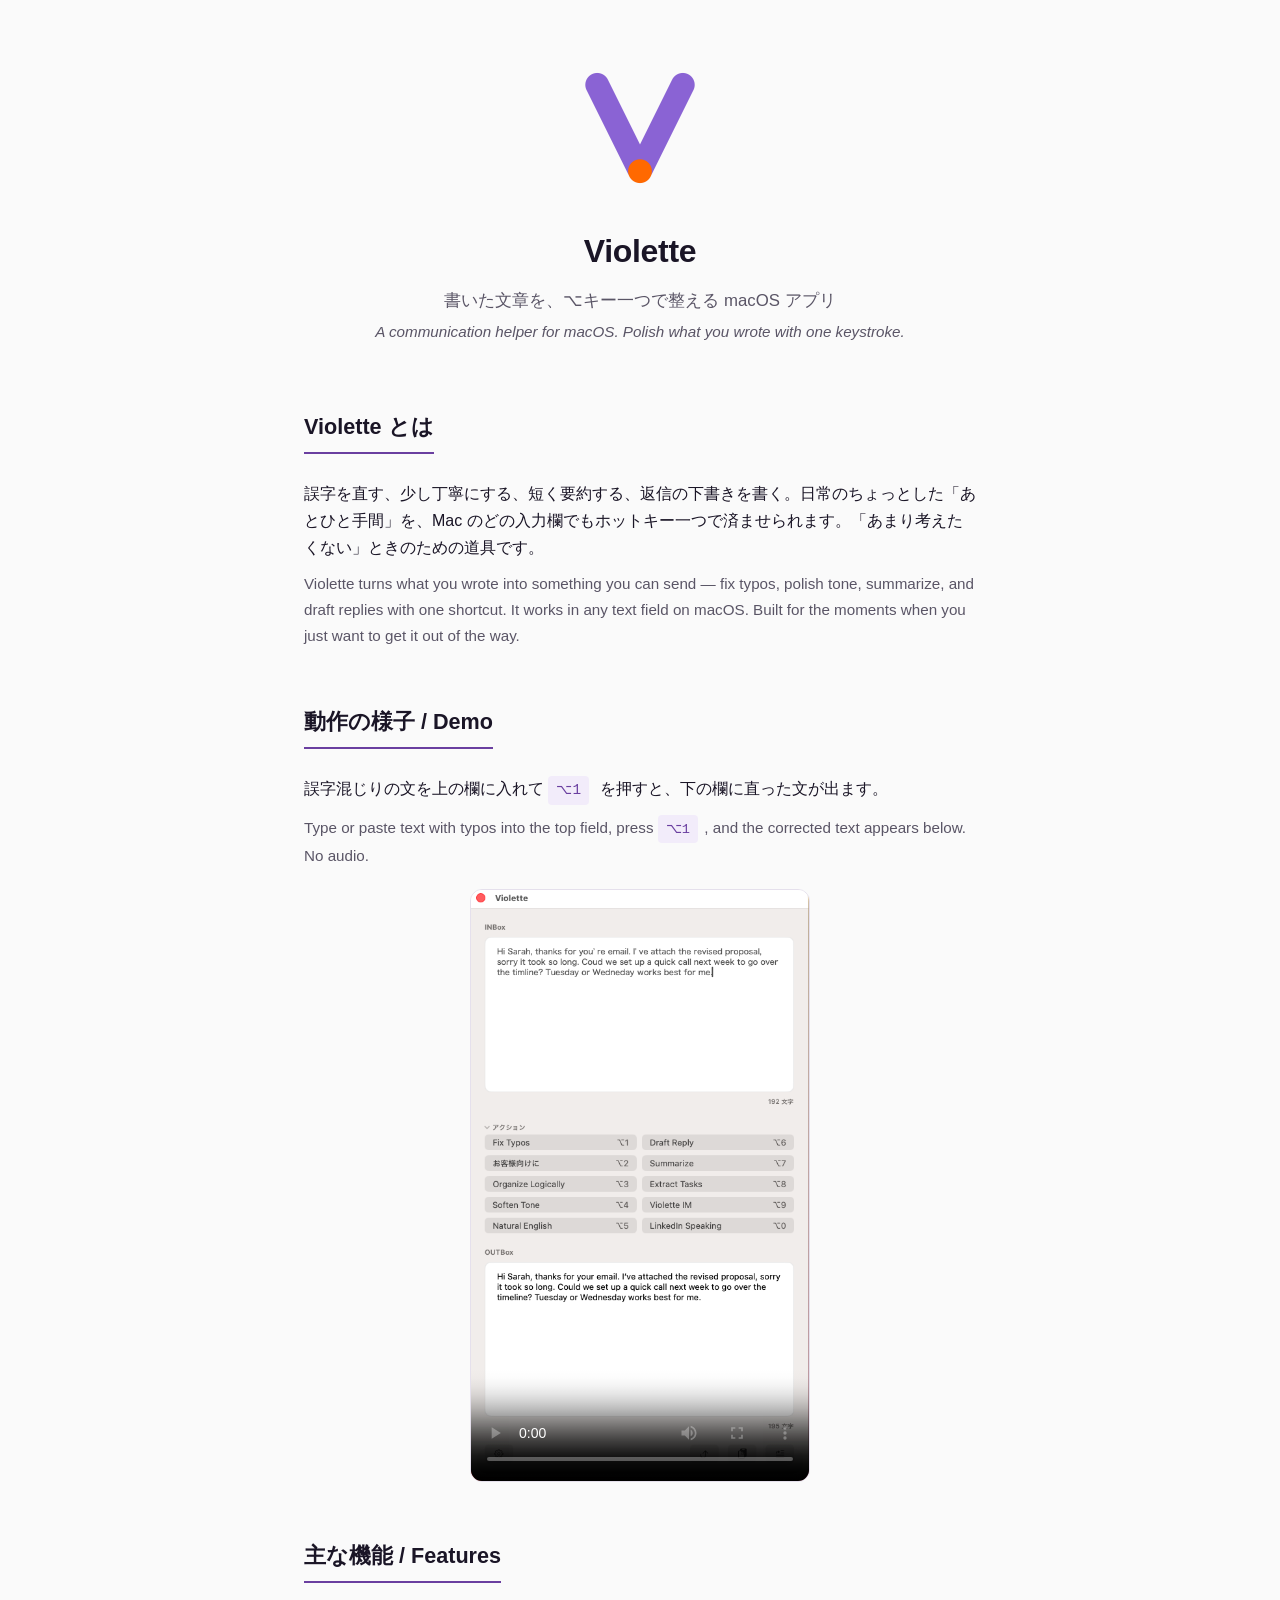
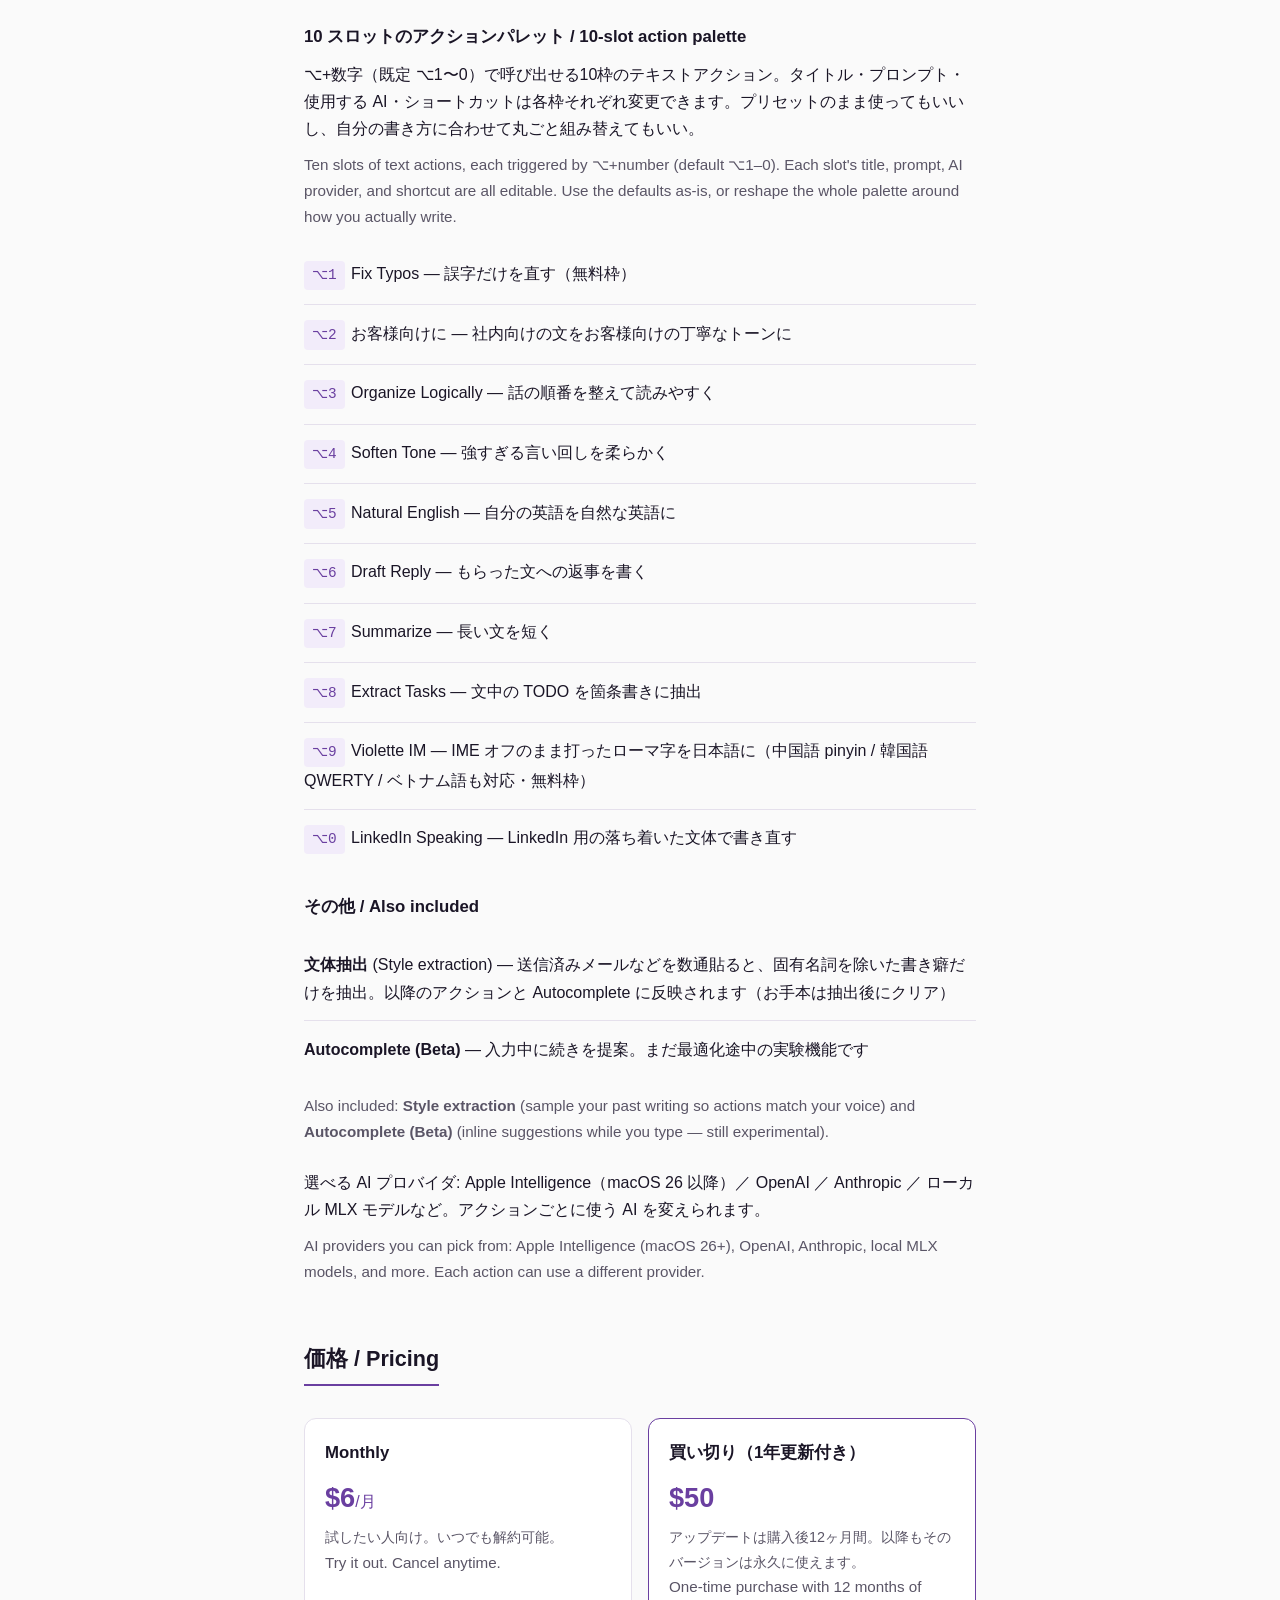
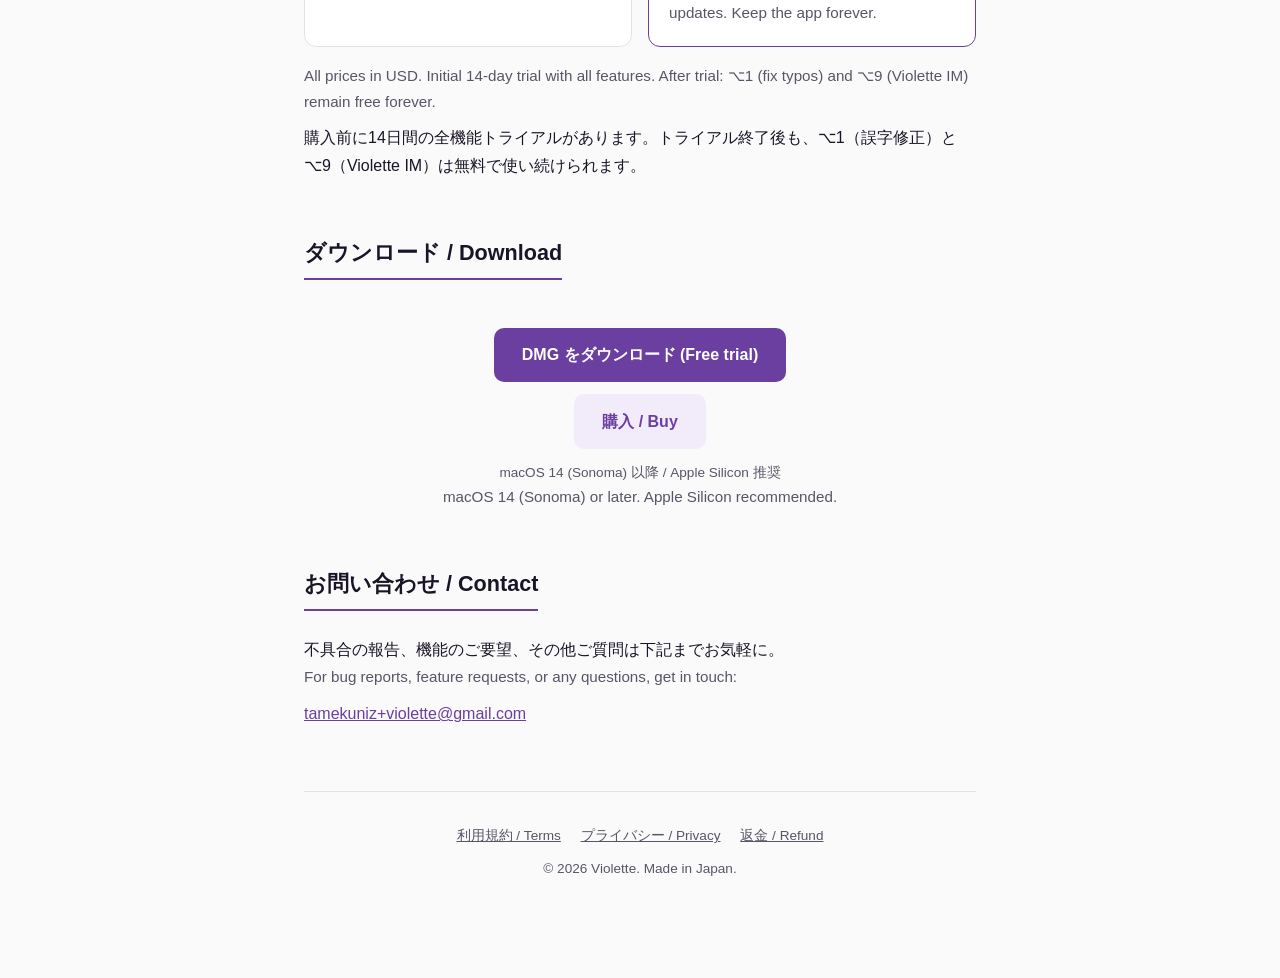
<file: index.html>
<!doctype html>
<html lang="ja">
<head>
<meta charset="utf-8">
<meta name="viewport" content="width=device-width,initial-scale=1">
<title>Violette — communication helper for macOS</title>
<meta name="description" content="Violette は書いた文章を⌥キー一つで整える macOS アプリ。誤字直し、丁寧化、要約、返信下書き。">
<link rel="icon" type="image/png" href="violette-icon.png">
<link rel="stylesheet" href="style.css">
</head>
<body>
<main>

<header>
  <img src="violette-icon.png" alt="Violette icon">
  <h1>Violette</h1>
  <p class="tagline">書いた文章を、⌥キー一つで整える macOS アプリ</p>
  <p class="en-tagline">A communication helper for macOS. Polish what you wrote with one keystroke.</p>
</header>

<section id="what">
  <h2>Violette とは</h2>
  <p>誤字を直す、少し丁寧にする、短く要約する、返信の下書きを書く。日常のちょっとした「あとひと手間」を、Mac のどの入力欄でもホットキー一つで済ませられます。「あまり考えたくない」ときのための道具です。</p>
  <p class="en">Violette turns what you wrote into something you can send — fix typos, polish tone, summarize, and draft replies with one shortcut. It works in any text field on macOS. Built for the moments when you just want to get it out of the way.</p>
</section>

<section id="demo">
  <h2>動作の様子 / Demo</h2>
  <p>誤字混じりの文を上の欄に入れて <span class="kbd">⌥1</span> を押すと、下の欄に直った文が出ます。</p>
  <p class="en">Type or paste text with typos into the top field, press <span class="kbd">⌥1</span>, and the corrected text appears below. No audio.</p>
  <video class="demo-video" controls playsinline preload="metadata" poster="violette-screenshot.png">
    <source src="violette-demo.mp4" type="video/mp4">
  </video>
</section>

<section id="features">
  <h2>主な機能 / Features</h2>

  <h3>10 スロットのアクションパレット / 10-slot action palette</h3>
  <p>⌥+数字（既定 ⌥1〜0）で呼び出せる10枠のテキストアクション。タイトル・プロンプト・使用する AI・ショートカットは各枠それぞれ変更できます。プリセットのまま使ってもいいし、自分の書き方に合わせて丸ごと組み替えてもいい。</p>
  <p class="en">Ten slots of text actions, each triggered by ⌥+number (default ⌥1–0). Each slot's title, prompt, AI provider, and shortcut are all editable. Use the defaults as-is, or reshape the whole palette around how you actually write.</p>

  <ul class="features">
    <li><span class="kbd">⌥1</span>Fix Typos — 誤字だけを直す（無料枠）</li>
    <li><span class="kbd">⌥2</span>お客様向けに — 社内向けの文をお客様向けの丁寧なトーンに</li>
    <li><span class="kbd">⌥3</span>Organize Logically — 話の順番を整えて読みやすく</li>
    <li><span class="kbd">⌥4</span>Soften Tone — 強すぎる言い回しを柔らかく</li>
    <li><span class="kbd">⌥5</span>Natural English — 自分の英語を自然な英語に</li>
    <li><span class="kbd">⌥6</span>Draft Reply — もらった文への返事を書く</li>
    <li><span class="kbd">⌥7</span>Summarize — 長い文を短く</li>
    <li><span class="kbd">⌥8</span>Extract Tasks — 文中の TODO を箇条書きに抽出</li>
    <li><span class="kbd">⌥9</span>Violette IM — IME オフのまま打ったローマ字を日本語に（中国語 pinyin / 韓国語 QWERTY / ベトナム語も対応・無料枠）</li>
    <li><span class="kbd">⌥0</span>LinkedIn Speaking — LinkedIn 用の落ち着いた文体で書き直す</li>
  </ul>

  <h3>その他 / Also included</h3>
  <ul class="features">
    <li><strong>文体抽出</strong> (Style extraction) — 送信済みメールなどを数通貼ると、固有名詞を除いた書き癖だけを抽出。以降のアクションと Autocomplete に反映されます（お手本は抽出後にクリア）</li>
    <li><strong>Autocomplete (Beta)</strong> — 入力中に続きを提案。まだ最適化途中の実験機能です</li>
  </ul>

  <p class="en">Also included: <strong>Style extraction</strong> (sample your past writing so actions match your voice) and <strong>Autocomplete (Beta)</strong> (inline suggestions while you type — still experimental).</p>

  <p style="margin-top:1.5rem">選べる AI プロバイダ: Apple Intelligence（macOS 26 以降）／ OpenAI ／ Anthropic ／ ローカル MLX モデルなど。アクションごとに使う AI を変えられます。</p>
  <p class="en">AI providers you can pick from: Apple Intelligence (macOS 26+), OpenAI, Anthropic, local MLX models, and more. Each action can use a different provider.</p>
</section>

<section id="pricing">
  <h2>価格 / Pricing</h2>
  <div class="price-grid">
    <div class="price-card">
      <p class="price-name">Monthly</p>
      <p class="price-amount">$6<span style="font-size:1rem;font-weight:400">/月</span></p>
      <p class="price-note">試したい人向け。いつでも解約可能。<br><span class="en">Try it out. Cancel anytime.</span></p>
    </div>
    <div class="price-card featured">
      <p class="price-name">買い切り（1年更新付き）</p>
      <p class="price-amount">$50</p>
      <p class="price-note">アップデートは購入後12ヶ月間。以降もそのバージョンは永久に使えます。<br><span class="en">One-time purchase with 12 months of updates. Keep the app forever.</span></p>
    </div>
  </div>
  <p style="margin-top:1rem" class="en">All prices in USD. Initial 14-day trial with all features. After trial: ⌥1 (fix typos) and ⌥9 (Violette IM) remain free forever.</p>
  <p>購入前に14日間の全機能トライアルがあります。トライアル終了後も、⌥1（誤字修正）と ⌥9（Violette IM）は無料で使い続けられます。</p>
</section>

<section id="download">
  <h2>ダウンロード / Download</h2>
  <div class="cta-row">
    <a class="cta cta-primary" href="https://github.com/tmknzz/violette-web/releases/latest">DMG をダウンロード (Free trial)</a>
    <a class="cta cta-secondary" href="https://tmknzz.lemonsqueezy.com/checkout/buy/ff182769-f76f-4fb5-864d-0b0d1db4fb4f">購入 / Buy</a>
    <p class="cta-note">macOS 14 (Sonoma) 以降 / Apple Silicon 推奨<br><span class="en">macOS 14 (Sonoma) or later. Apple Silicon recommended.</span></p>
  </div>
</section>

<section id="contact">
  <h2>お問い合わせ / Contact</h2>
  <p>不具合の報告、機能のご要望、その他ご質問は下記までお気軽に。<br><span class="en">For bug reports, feature requests, or any questions, get in touch:</span></p>
  <p><a href="mailto:tamekuniz+violette@gmail.com" style="color:var(--accent)">tamekuniz+violette@gmail.com</a></p>
</section>

<footer>
  <a href="terms.html">利用規約 / Terms</a>
  <a href="privacy.html">プライバシー / Privacy</a>
  <a href="refund.html">返金 / Refund</a>
  <br>
  <p>© 2026 Violette. Made in Japan.</p>
</footer>

</main>
</body>
</html>
</file>
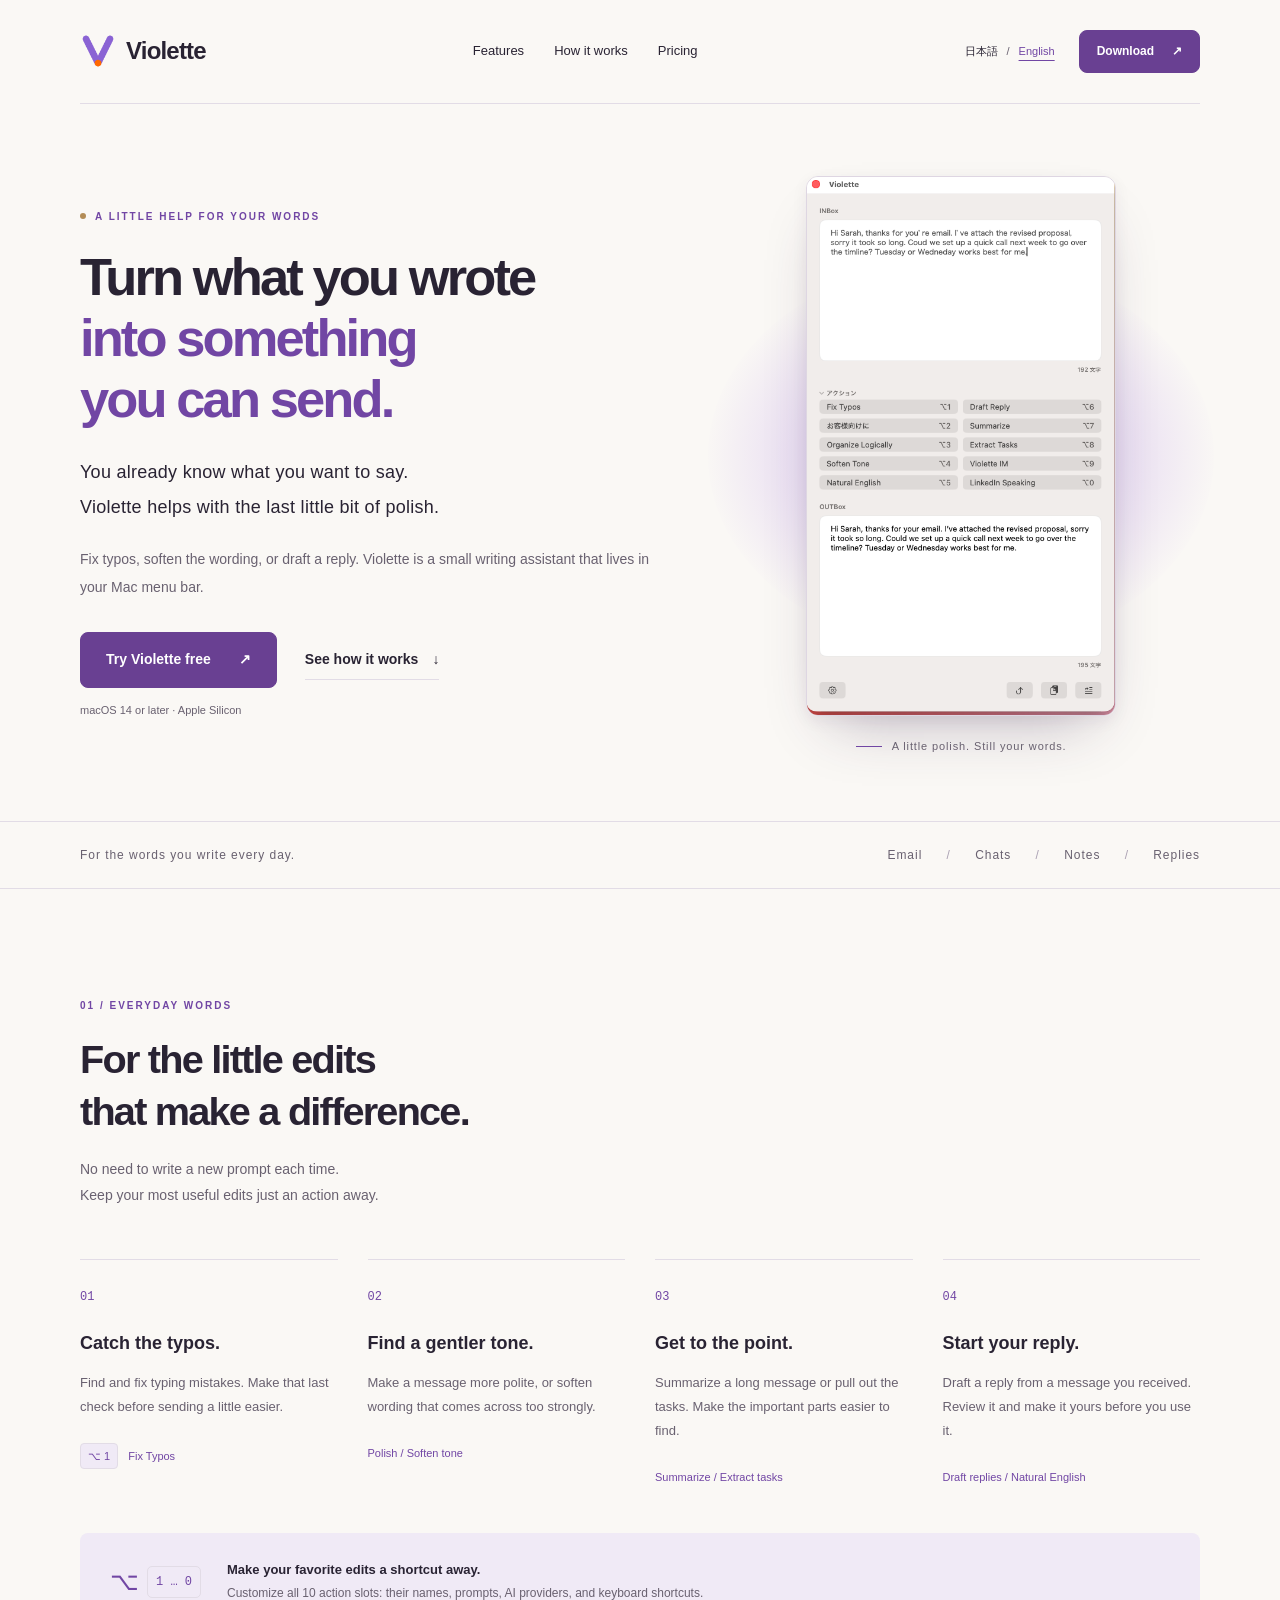
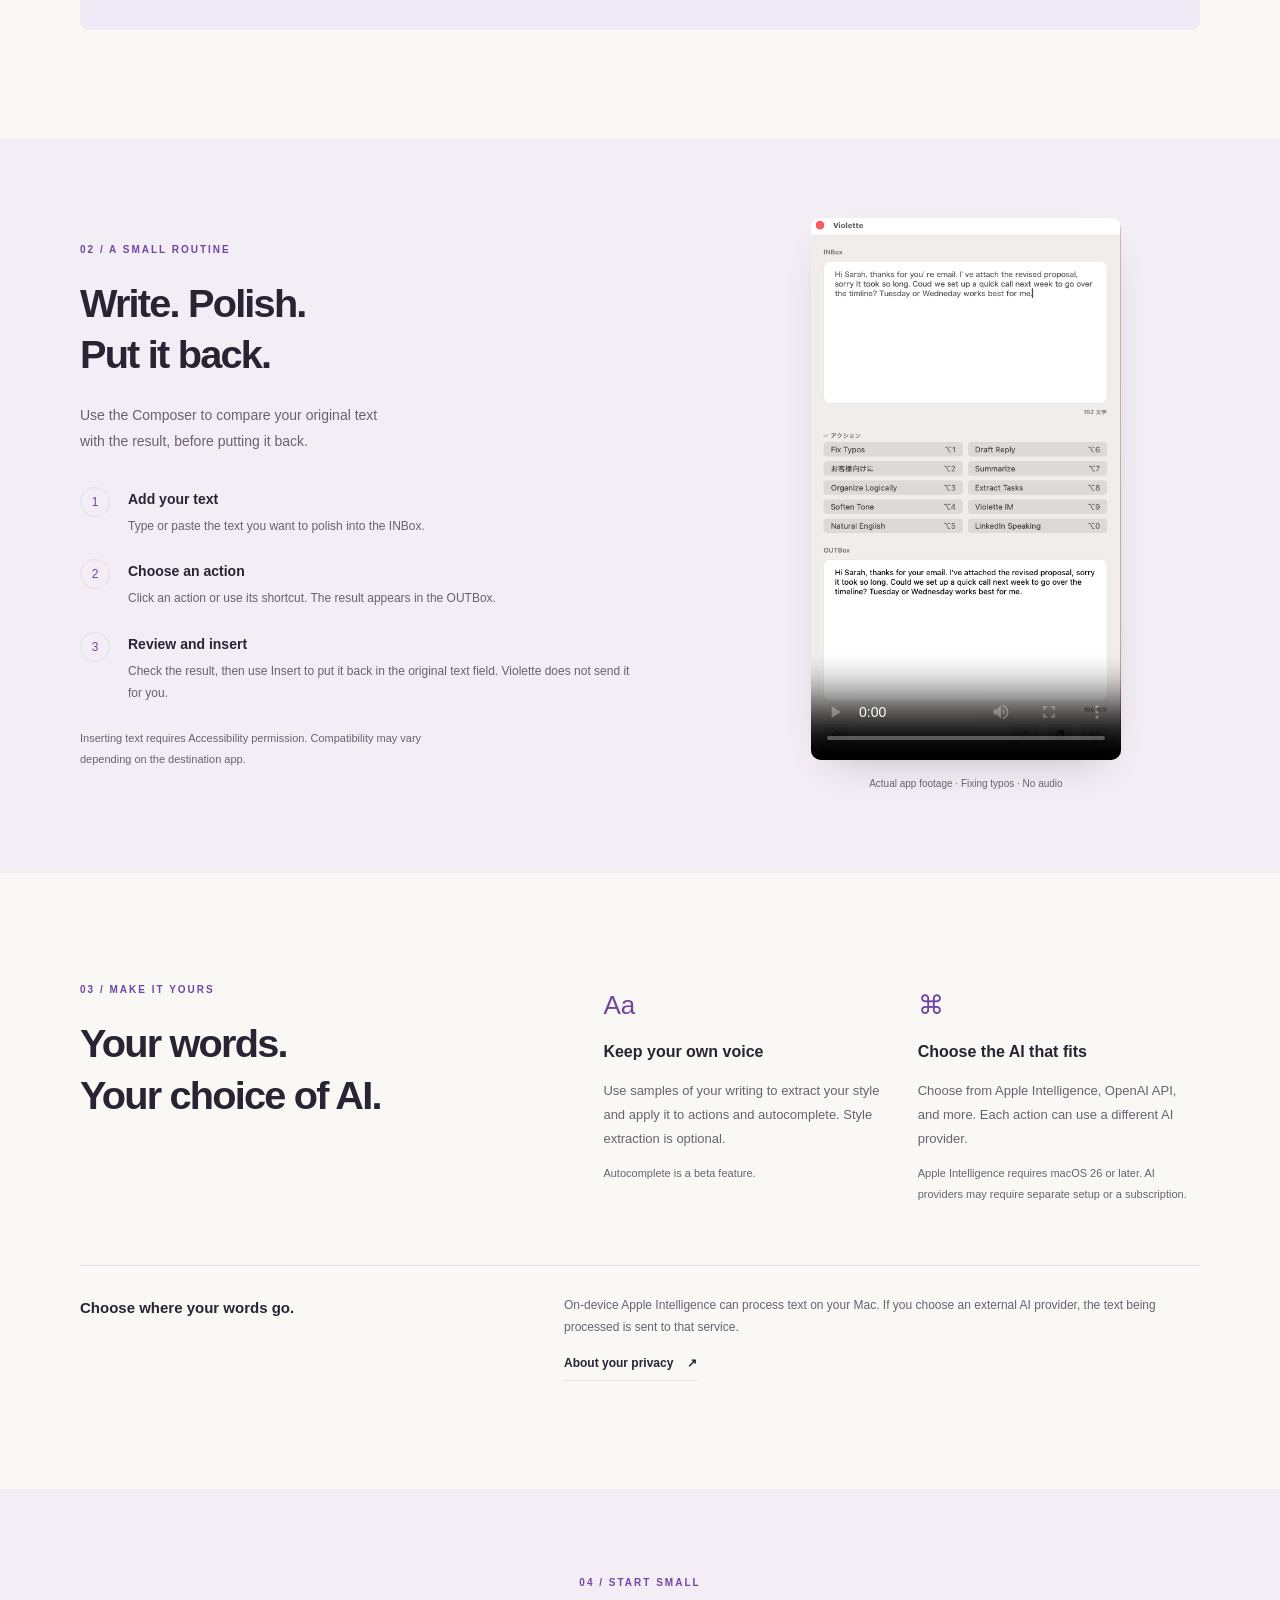
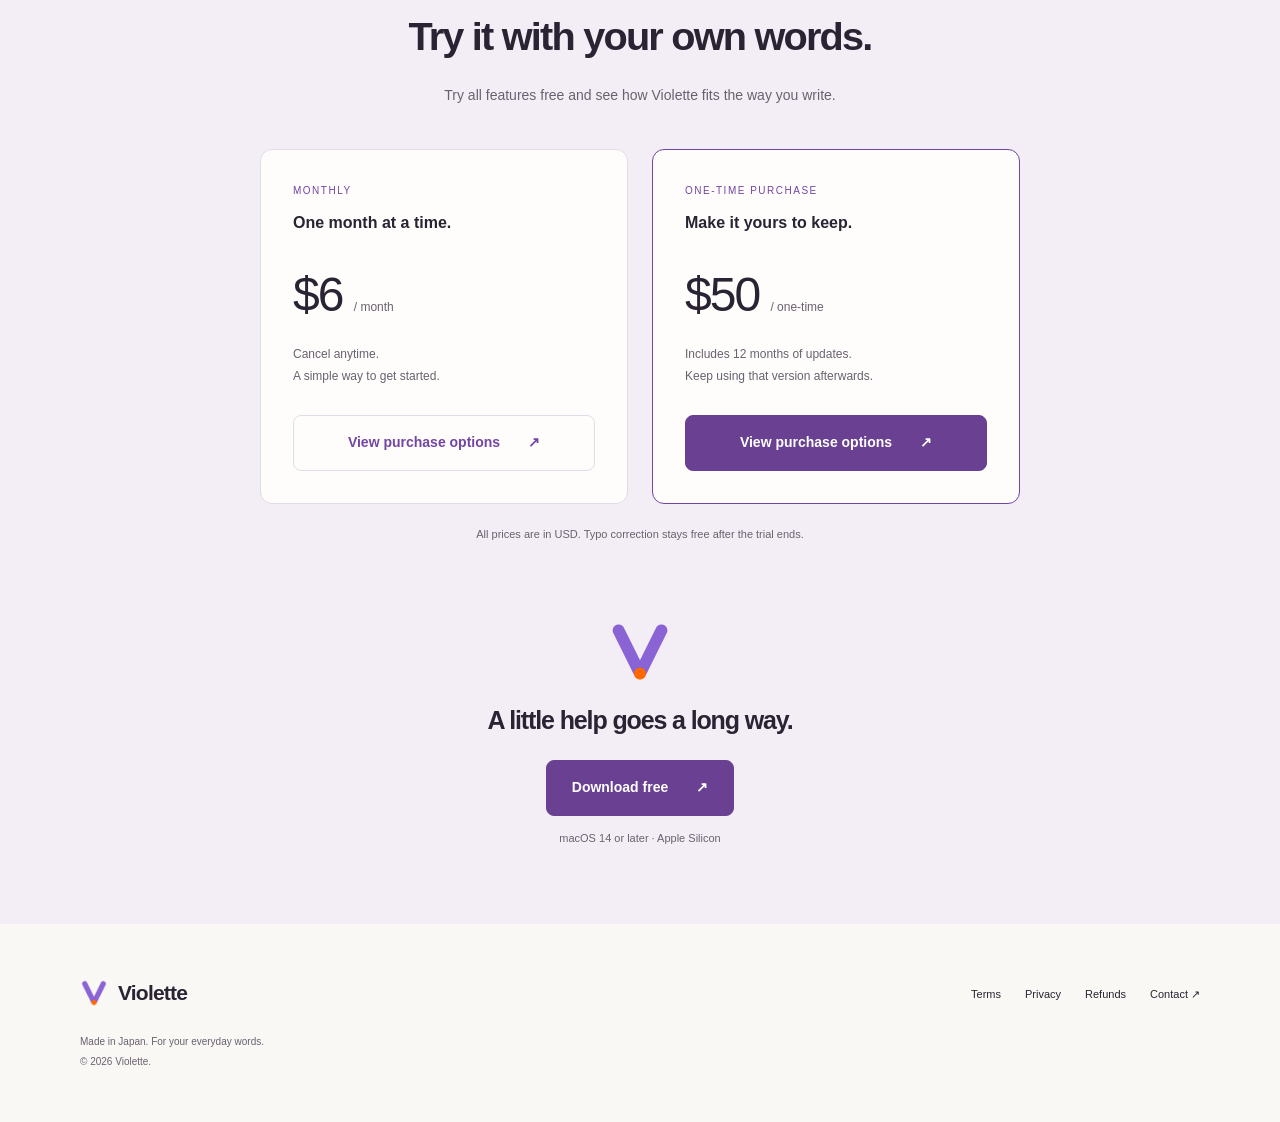
<file: en.html>
<!doctype html>
<html lang="en">
<head>
  <meta charset="utf-8">
  <meta name="viewport" content="width=device-width, initial-scale=1">
  <title>Violette — Turn what you wrote into something you can send.</title>
  <meta name="description" content="Fix typos, soften your wording, and draft replies. Violette is a small writing assistant that lives in your Mac menu bar.">
  <meta name="theme-color" content="#faf8f5">
  <link rel="icon" type="image/png" href="violette-icon.png">
  <link rel="stylesheet" href="landing.css">
  <link rel="alternate" hreflang="ja" href="index.html">
  <link rel="alternate" hreflang="en" href="en.html">
  <link rel="alternate" hreflang="x-default" href="index.html">
</head>
<body>
  <a class="skip-link" href="#main">Skip to content</a>
  <header class="site-header wrap">
    <a class="brand" href="#" aria-label="Violette home"><img src="violette-icon.png" width="36" height="36" alt=""><span>Violette</span></a>
    <nav aria-label="Main navigation">
      <a href="#features">Features</a><a href="#how">How it works</a><a href="#pricing">Pricing</a>
    </nav>
    <div class="header-actions"><nav class="language-switch" aria-label="Choose language"><a href="index.html" lang="ja" hreflang="ja">日本語</a><span aria-hidden="true">/</span><a href="en.html" lang="en" hreflang="en" aria-current="page">English</a></nav>
    <a class="button button-small" href="https://github.com/tmknzz/violette-web/releases/latest">Download <span aria-hidden="true">↗</span></a></div>
  </header>
  <main id="main">
    <section class="hero wrap" aria-labelledby="hero-title">
      <div class="hero-copy">
        <p class="eyebrow"><span class="status-dot" aria-hidden="true"></span> A LITTLE HELP FOR YOUR WORDS</p>
        <h1 id="hero-title">Turn what you wrote<br><span>into something<br>you can send.</span></h1>
        <p class="hero-lead">You already know what you want to say.<br>Violette helps with the last little bit of polish.</p>
        <p class="hero-description">Fix typos, soften the wording, or draft a reply. Violette is a small writing assistant that lives in your Mac menu bar.</p>
        <div class="hero-actions"><a class="button" href="https://github.com/tmknzz/violette-web/releases/latest">Try Violette free <span aria-hidden="true">↗</span></a><a class="text-link" href="#how">See how it works <span aria-hidden="true">↓</span></a></div>
        <p class="fine-print">macOS 14 or later · Apple Silicon</p>
      </div>
      <figure class="hero-visual">
        <div class="visual-halo" aria-hidden="true"></div>
        <img class="app-shot" src="violette-screenshot.png" width="520" height="909" alt="The Violette Composer, with original text in the INBox, actions in the middle, and corrected text in the OUTBox." fetchpriority="high">
        <figcaption><span class="caption-rule" aria-hidden="true"></span> A little polish. Still your words.</figcaption>
      </figure>
    </section>
    <div class="quiet-strip"><div class="wrap"><span>For the words you write every day.</span><span>Email <i aria-hidden="true">/</i> Chats <i aria-hidden="true">/</i> Notes <i aria-hidden="true">/</i> Replies</span></div></div>
    <section class="section wrap" id="features" aria-labelledby="features-title">
      <div class="section-intro"><p class="eyebrow">01 / EVERYDAY WORDS</p><h2 id="features-title">For the little edits<br>that make a difference.</h2><p>No need to write a new prompt each time.<br>Keep your most useful edits just an action away.</p></div>
      <div class="feature-grid">
        <article><span class="feature-number">01</span><h3>Catch the typos.</h3><p>Find and fix typing mistakes. Make that last check before sending a little easier.</p><p class="feature-label"><kbd>⌥ 1</kbd> Fix Typos</p></article>
        <article><span class="feature-number">02</span><h3>Find a gentler tone.</h3><p>Make a message more polite, or soften wording that comes across too strongly.</p><p class="feature-label">Polish / Soften tone</p></article>
        <article><span class="feature-number">03</span><h3>Get to the point.</h3><p>Summarize a long message or pull out the tasks. Make the important parts easier to find.</p><p class="feature-label">Summarize / Extract tasks</p></article>
        <article><span class="feature-number">04</span><h3>Start your reply.</h3><p>Draft a reply from a message you received. Review it and make it yours before you use it.</p><p class="feature-label">Draft replies / Natural English</p></article>
      </div>
      <div class="custom-note"><span class="key-stack" aria-hidden="true">⌥ <span>1 … 0</span></span><p><strong>Make your favorite edits a shortcut away.</strong><br>Customize all 10 action slots: their names, prompts, AI providers, and keyboard shortcuts.</p></div>
    </section>
    <section class="how-section" id="how" aria-labelledby="how-title"><div class="wrap how-grid">
      <div class="how-copy"><p class="eyebrow">02 / A SMALL ROUTINE</p><h2 id="how-title">Write. Polish.<br>Put it back.</h2><p class="section-description">Use the Composer to compare your original text<br>with the result, before putting it back.</p>
        <ol class="steps">
          <li><span>1</span><div><h3>Add your text</h3><p>Type or paste the text you want to polish into the INBox.</p></div></li>
          <li><span>2</span><div><h3>Choose an action</h3><p>Click an action or use its shortcut. The result appears in the OUTBox.</p></div></li>
          <li><span>3</span><div><h3>Review and insert</h3><p>Check the result, then use Insert to put it back in the original text field. Violette does not send it for you.</p></div></li>
        </ol><p class="fine-print">Inserting text requires Accessibility permission. Compatibility may vary depending on the destination app.</p>
      </div>
      <figure class="demo-frame"><video controls playsinline preload="metadata" poster="violette-screenshot.png" width="520" height="909" aria-label="Demo of correcting English typos in the Composer, with no audio"><source src="violette-demo.mp4" type="video/mp4"><a href="violette-demo.mp4">Watch the demo</a></video><figcaption>Actual app footage · Fixing typos · No audio</figcaption></figure>
    </div></section>
    <section class="section wrap personal-section" aria-labelledby="personal-title">
      <div class="section-intro"><p class="eyebrow">03 / MAKE IT YOURS</p><h2 id="personal-title">Your words.<br>Your choice of AI.</h2></div>
      <div class="personal-grid"><article><span class="small-icon" aria-hidden="true">Aa</span><h3>Keep your own voice</h3><p>Use samples of your writing to extract your style and apply it to actions and autocomplete. Style extraction is optional.</p><p class="fine-print">Autocomplete is a beta feature.</p></article>
      <article><span class="small-icon" aria-hidden="true">⌘</span><h3>Choose the AI that fits</h3><p>Choose from Apple Intelligence, OpenAI API, and more. Each action can use a different AI provider.</p><p class="fine-print">Apple Intelligence requires macOS 26 or later. AI providers may require separate setup or a subscription.</p></article></div>
      <aside class="privacy-note"><h3>Choose where your words go.</h3><p>On-device Apple Intelligence can process text on your Mac. If you choose an external AI provider, the text being processed is sent to that service.</p><a class="text-link" href="privacy.html">About your privacy <span aria-hidden="true">↗</span></a></aside>
    </section>
    <section class="pricing-section" id="pricing" aria-labelledby="pricing-title"><div class="wrap">
      <div class="section-intro"><p class="eyebrow">04 / START SMALL</p><h2 id="pricing-title">Try it with your own words.</h2><p>Try all features free and see how Violette fits the way you write.</p></div>
      <div class="price-grid"><article class="price-card"><p class="plan-name">MONTHLY</p><h3>One month at a time.</h3><p class="price">$6 <span>/ month</span></p><p>Cancel anytime.<br>A simple way to get started.</p><a class="button button-outline" href="https://tmknzz.lemonsqueezy.com/checkout/buy/c8221ccf-1de8-416c-818a-a99c8e4ae105">View purchase options <span aria-hidden="true">↗</span></a></article>
      <article class="price-card price-featured"><p class="plan-name">ONE-TIME PURCHASE</p><h3>Make it yours to keep.</h3><p class="price">$50 <span>/ one-time</span></p><p>Includes 12 months of updates.<br>Keep using that version afterwards.</p><a class="button" href="https://tmknzz.lemonsqueezy.com/checkout/buy/c8221ccf-1de8-416c-818a-a99c8e4ae105">View purchase options <span aria-hidden="true">↗</span></a></article></div>
      <p class="pricing-note">All prices are in USD. Typo correction stays free after the trial ends.</p>
      <div class="closing"><img src="violette-icon.png" width="64" height="64" alt=""><h2>A little help goes a long way.</h2><a class="button" href="https://github.com/tmknzz/violette-web/releases/latest">Download free <span aria-hidden="true">↗</span></a><p class="fine-print">macOS 14 or later · Apple Silicon</p></div>
    </div></section>
  </main>
  <footer class="site-footer wrap"><div><a class="brand" href="#"><img src="violette-icon.png" width="28" height="28" alt=""><span>Violette</span></a><p>Made in Japan. For your everyday words.<br>© 2026 Violette.</p></div><nav aria-label="Footer navigation"><a href="terms.html">Terms</a><a href="privacy.html">Privacy</a><a href="refund.html">Refunds</a><a href="mailto:tamekuniz+violette@gmail.com">Contact <span aria-hidden="true">↗</span></a></nav></footer>
</body>
</html>
</file>
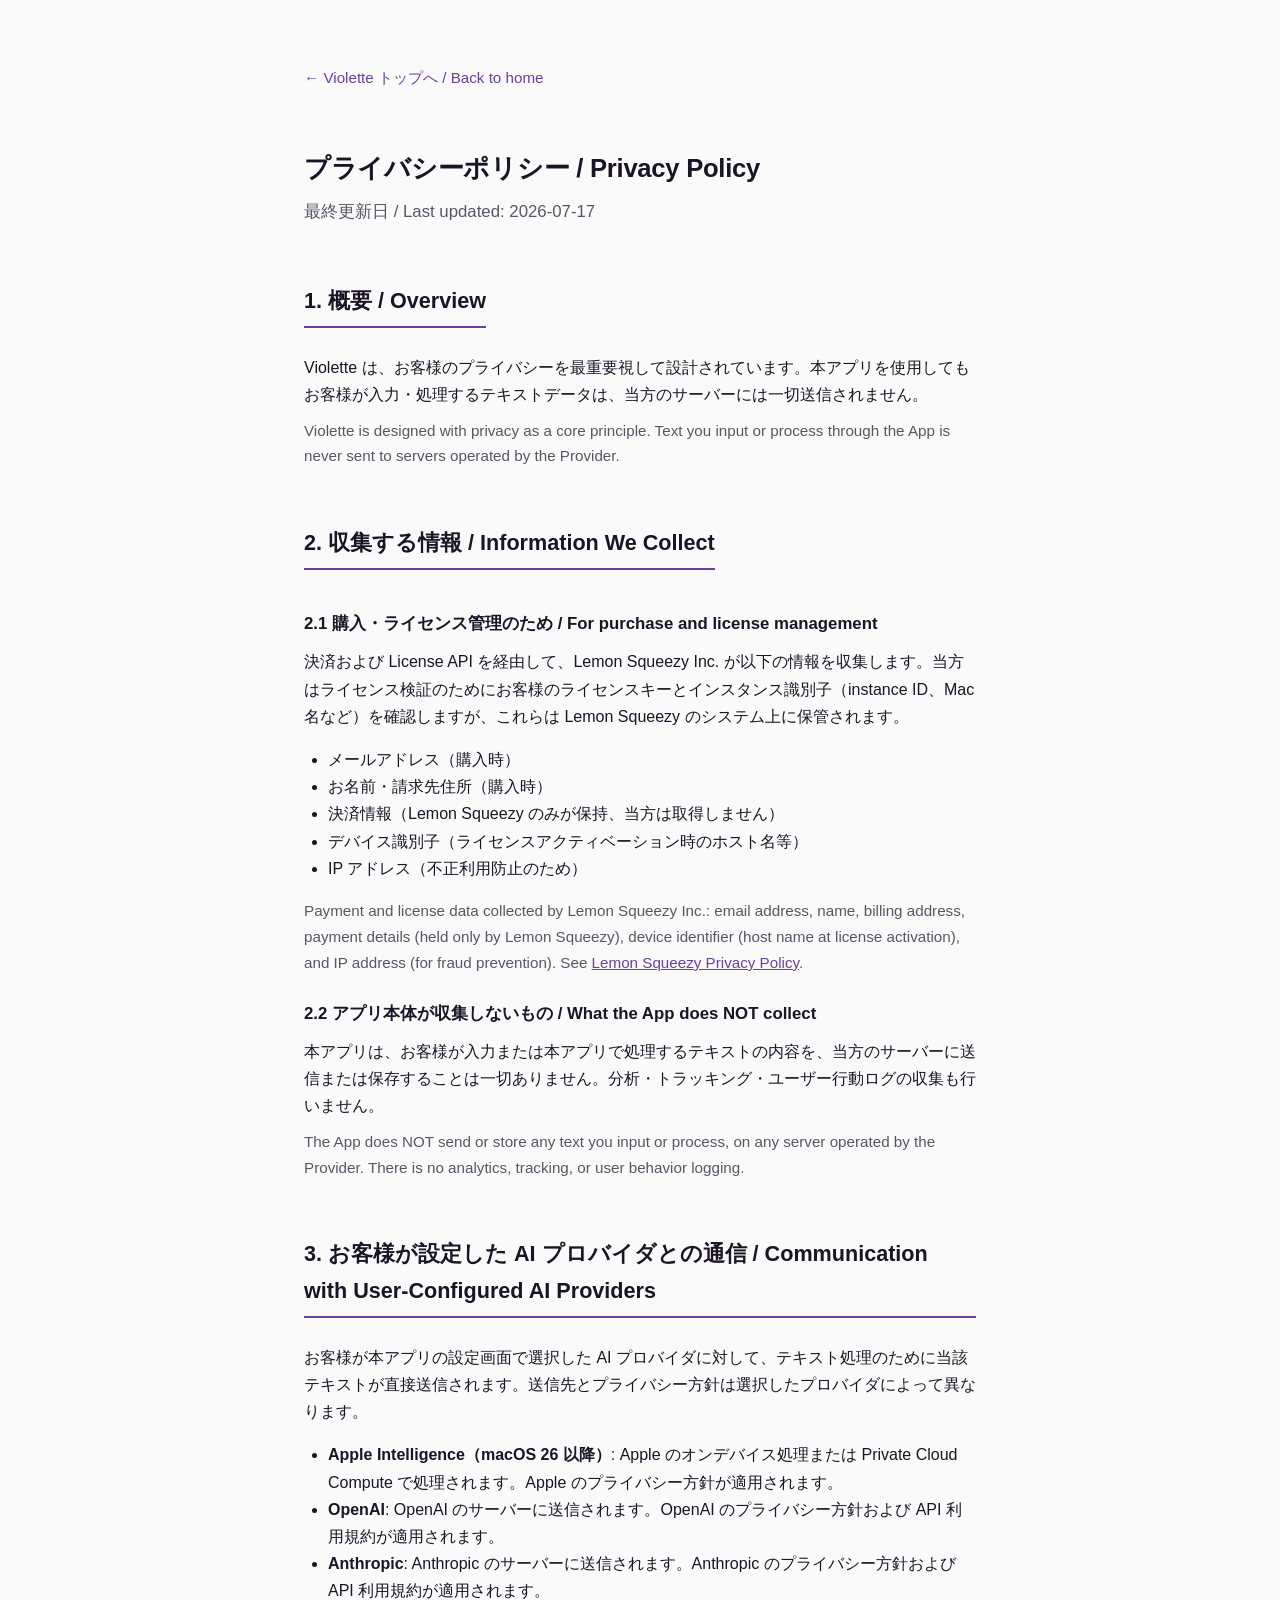
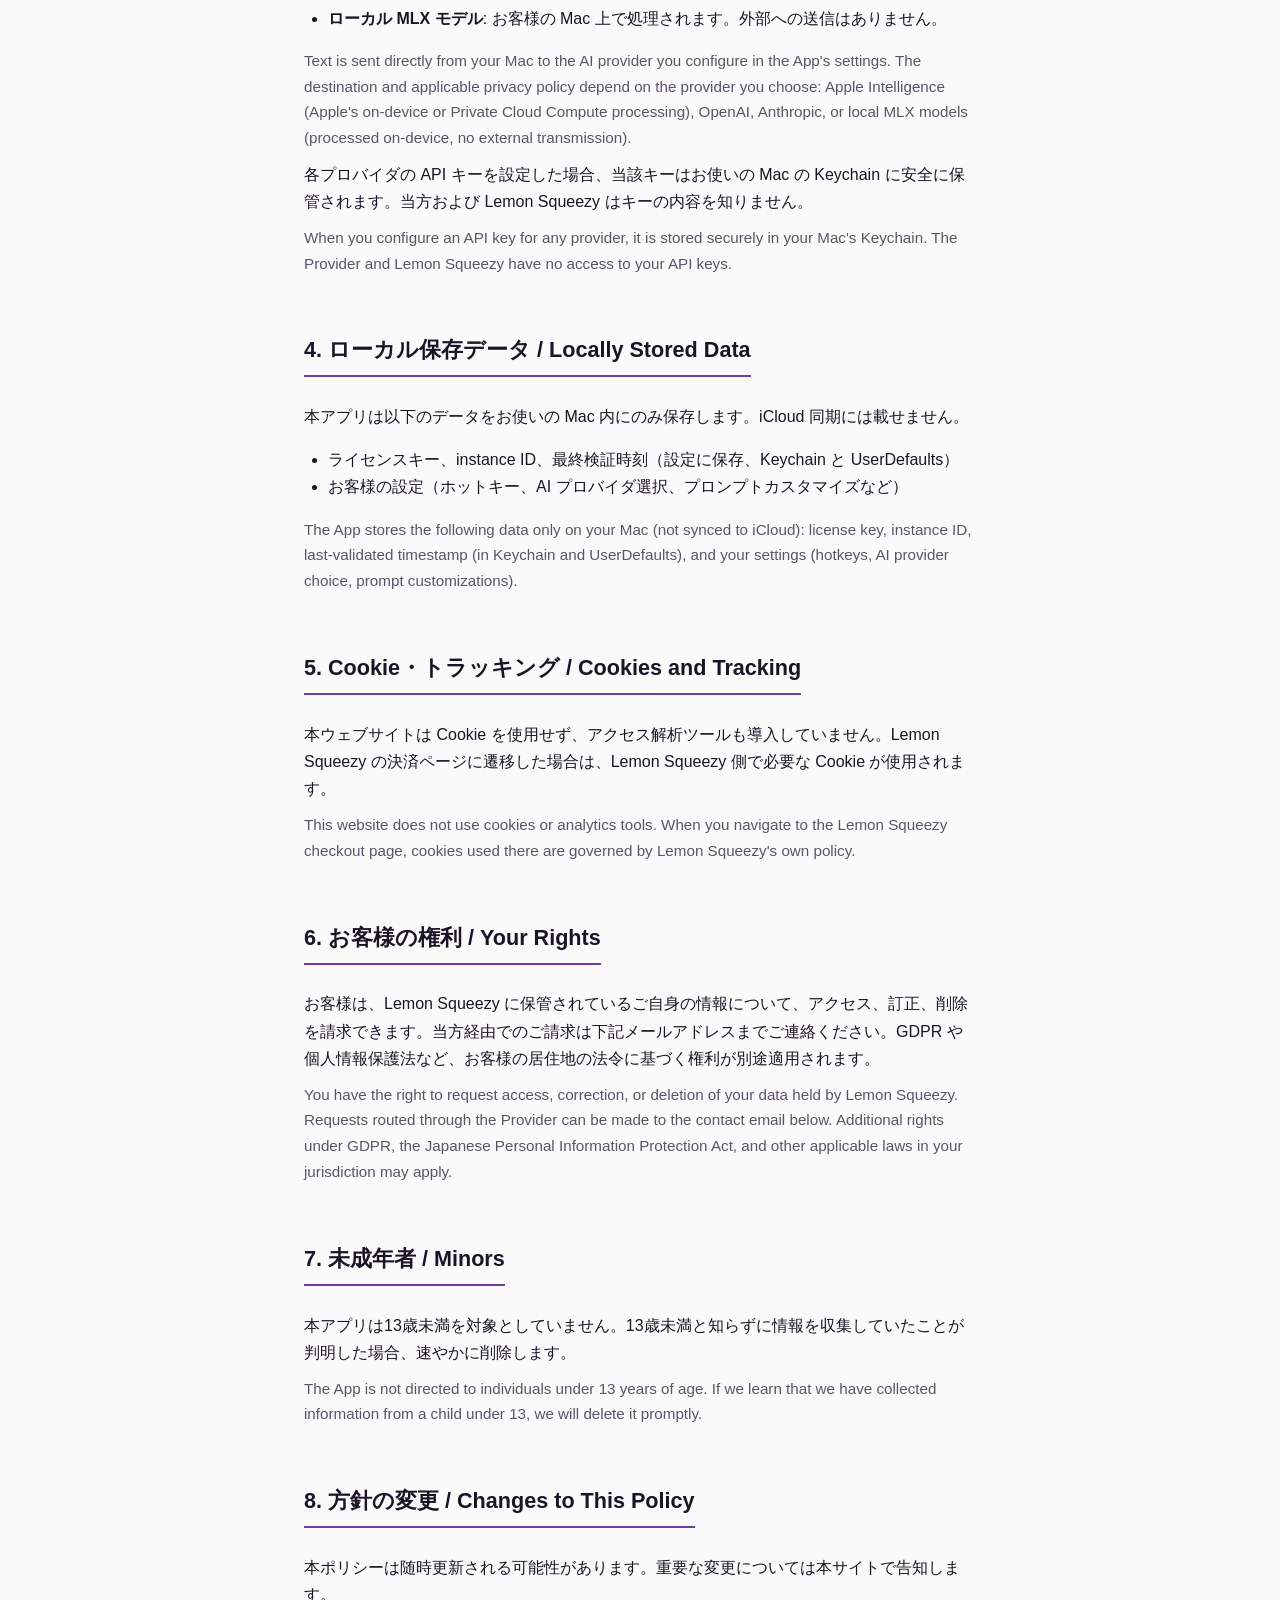
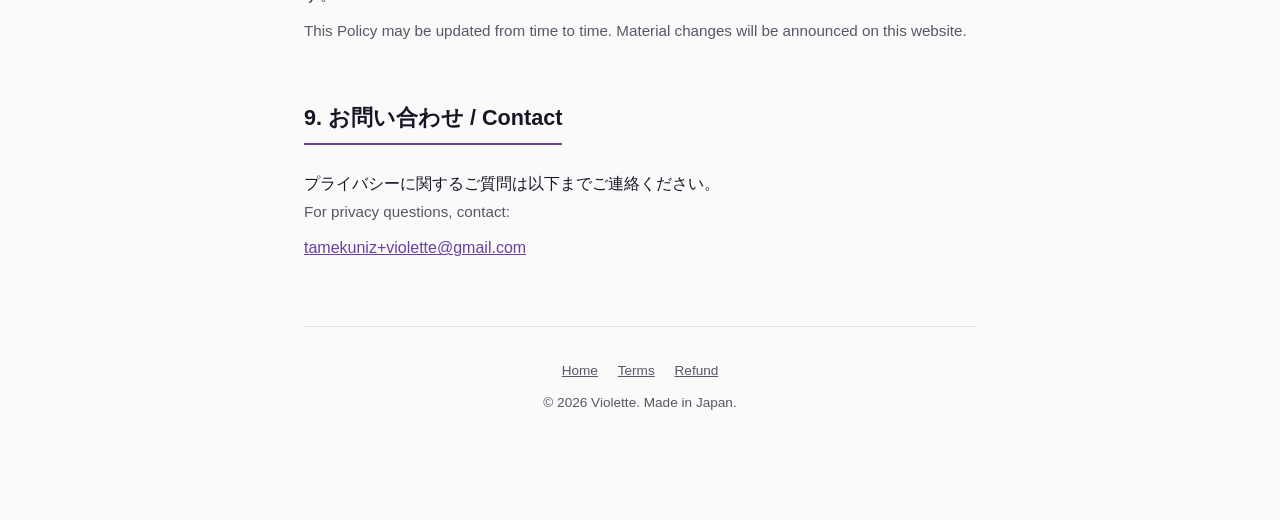
<file: privacy.html>
<!doctype html>
<html lang="ja">
<head>
<meta charset="utf-8">
<meta name="viewport" content="width=device-width,initial-scale=1">
<title>プライバシーポリシー / Privacy Policy — Violette</title>
<link rel="icon" type="image/png" href="violette-icon.png">
<link rel="stylesheet" href="style.css">
</head>
<body>
<main>

<a href="index.html" class="back-link">← Violette トップへ / Back to home</a>

<header style="text-align:left;margin-bottom:2rem">
  <h1 style="font-size:1.6rem">プライバシーポリシー / Privacy Policy</h1>
  <p class="tagline">最終更新日 / Last updated: 2026-07-17</p>
</header>

<section>
<h2>1. 概要 / Overview</h2>
<p>Violette は、お客様のプライバシーを最重要視して設計されています。本アプリを使用してもお客様が入力・処理するテキストデータは、当方のサーバーには一切送信されません。</p>
<p class="en">Violette is designed with privacy as a core principle. Text you input or process through the App is never sent to servers operated by the Provider.</p>
</section>

<section>
<h2>2. 収集する情報 / Information We Collect</h2>

<h3>2.1 購入・ライセンス管理のため / For purchase and license management</h3>
<p>決済および License API を経由して、Lemon Squeezy Inc. が以下の情報を収集します。当方はライセンス検証のためにお客様のライセンスキーとインスタンス識別子（instance ID、Mac 名など）を確認しますが、これらは Lemon Squeezy のシステム上に保管されます。</p>
<ul>
  <li>メールアドレス（購入時）</li>
  <li>お名前・請求先住所（購入時）</li>
  <li>決済情報（Lemon Squeezy のみが保持、当方は取得しません）</li>
  <li>デバイス識別子（ライセンスアクティベーション時のホスト名等）</li>
  <li>IP アドレス（不正利用防止のため）</li>
</ul>
<p class="en">Payment and license data collected by Lemon Squeezy Inc.: email address, name, billing address, payment details (held only by Lemon Squeezy), device identifier (host name at license activation), and IP address (for fraud prevention). See <a href="https://www.lemonsqueezy.com/privacy" style="color:var(--accent)">Lemon Squeezy Privacy Policy</a>.</p>

<h3>2.2 アプリ本体が収集しないもの / What the App does NOT collect</h3>
<p>本アプリは、お客様が入力または本アプリで処理するテキストの内容を、当方のサーバーに送信または保存することは一切ありません。分析・トラッキング・ユーザー行動ログの収集も行いません。</p>
<p class="en">The App does NOT send or store any text you input or process, on any server operated by the Provider. There is no analytics, tracking, or user behavior logging.</p>
</section>

<section>
<h2>3. お客様が設定した AI プロバイダとの通信 / Communication with User-Configured AI Providers</h2>
<p>お客様が本アプリの設定画面で選択した AI プロバイダに対して、テキスト処理のために当該テキストが直接送信されます。送信先とプライバシー方針は選択したプロバイダによって異なります。</p>
<ul>
  <li><strong>Apple Intelligence（macOS 26 以降）</strong>: Apple のオンデバイス処理または Private Cloud Compute で処理されます。Apple のプライバシー方針が適用されます。</li>
  <li><strong>OpenAI</strong>: OpenAI のサーバーに送信されます。OpenAI のプライバシー方針および API 利用規約が適用されます。</li>
  <li><strong>Anthropic</strong>: Anthropic のサーバーに送信されます。Anthropic のプライバシー方針および API 利用規約が適用されます。</li>
  <li><strong>ローカル MLX モデル</strong>: お客様の Mac 上で処理されます。外部への送信はありません。</li>
</ul>
<p class="en">Text is sent directly from your Mac to the AI provider you configure in the App's settings. The destination and applicable privacy policy depend on the provider you choose: Apple Intelligence (Apple's on-device or Private Cloud Compute processing), OpenAI, Anthropic, or local MLX models (processed on-device, no external transmission).</p>
<p>各プロバイダの API キーを設定した場合、当該キーはお使いの Mac の Keychain に安全に保管されます。当方および Lemon Squeezy はキーの内容を知りません。</p>
<p class="en">When you configure an API key for any provider, it is stored securely in your Mac's Keychain. The Provider and Lemon Squeezy have no access to your API keys.</p>
</section>

<section>
<h2>4. ローカル保存データ / Locally Stored Data</h2>
<p>本アプリは以下のデータをお使いの Mac 内にのみ保存します。iCloud 同期には載せません。</p>
<ul>
  <li>ライセンスキー、instance ID、最終検証時刻（設定に保存、Keychain と UserDefaults）</li>
  <li>お客様の設定（ホットキー、AI プロバイダ選択、プロンプトカスタマイズなど）</li>
</ul>
<p class="en">The App stores the following data only on your Mac (not synced to iCloud): license key, instance ID, last-validated timestamp (in Keychain and UserDefaults), and your settings (hotkeys, AI provider choice, prompt customizations).</p>
</section>

<section>
<h2>5. Cookie・トラッキング / Cookies and Tracking</h2>
<p>本ウェブサイトは Cookie を使用せず、アクセス解析ツールも導入していません。Lemon Squeezy の決済ページに遷移した場合は、Lemon Squeezy 側で必要な Cookie が使用されます。</p>
<p class="en">This website does not use cookies or analytics tools. When you navigate to the Lemon Squeezy checkout page, cookies used there are governed by Lemon Squeezy's own policy.</p>
</section>

<section>
<h2>6. お客様の権利 / Your Rights</h2>
<p>お客様は、Lemon Squeezy に保管されているご自身の情報について、アクセス、訂正、削除を請求できます。当方経由でのご請求は下記メールアドレスまでご連絡ください。GDPR や個人情報保護法など、お客様の居住地の法令に基づく権利が別途適用されます。</p>
<p class="en">You have the right to request access, correction, or deletion of your data held by Lemon Squeezy. Requests routed through the Provider can be made to the contact email below. Additional rights under GDPR, the Japanese Personal Information Protection Act, and other applicable laws in your jurisdiction may apply.</p>
</section>

<section>
<h2>7. 未成年者 / Minors</h2>
<p>本アプリは13歳未満を対象としていません。13歳未満と知らずに情報を収集していたことが判明した場合、速やかに削除します。</p>
<p class="en">The App is not directed to individuals under 13 years of age. If we learn that we have collected information from a child under 13, we will delete it promptly.</p>
</section>

<section>
<h2>8. 方針の変更 / Changes to This Policy</h2>
<p>本ポリシーは随時更新される可能性があります。重要な変更については本サイトで告知します。</p>
<p class="en">This Policy may be updated from time to time. Material changes will be announced on this website.</p>
</section>

<section>
<h2>9. お問い合わせ / Contact</h2>
<p>プライバシーに関するご質問は以下までご連絡ください。<br><span class="en">For privacy questions, contact:</span></p>
<p><a href="mailto:tamekuniz+violette@gmail.com" style="color:var(--accent)">tamekuniz+violette@gmail.com</a></p>
</section>

<footer>
  <a href="index.html">Home</a>
  <a href="terms.html">Terms</a>
  <a href="refund.html">Refund</a>
  <br>
  <p>© 2026 Violette. Made in Japan.</p>
</footer>

</main>
</body>
</html>
</file>
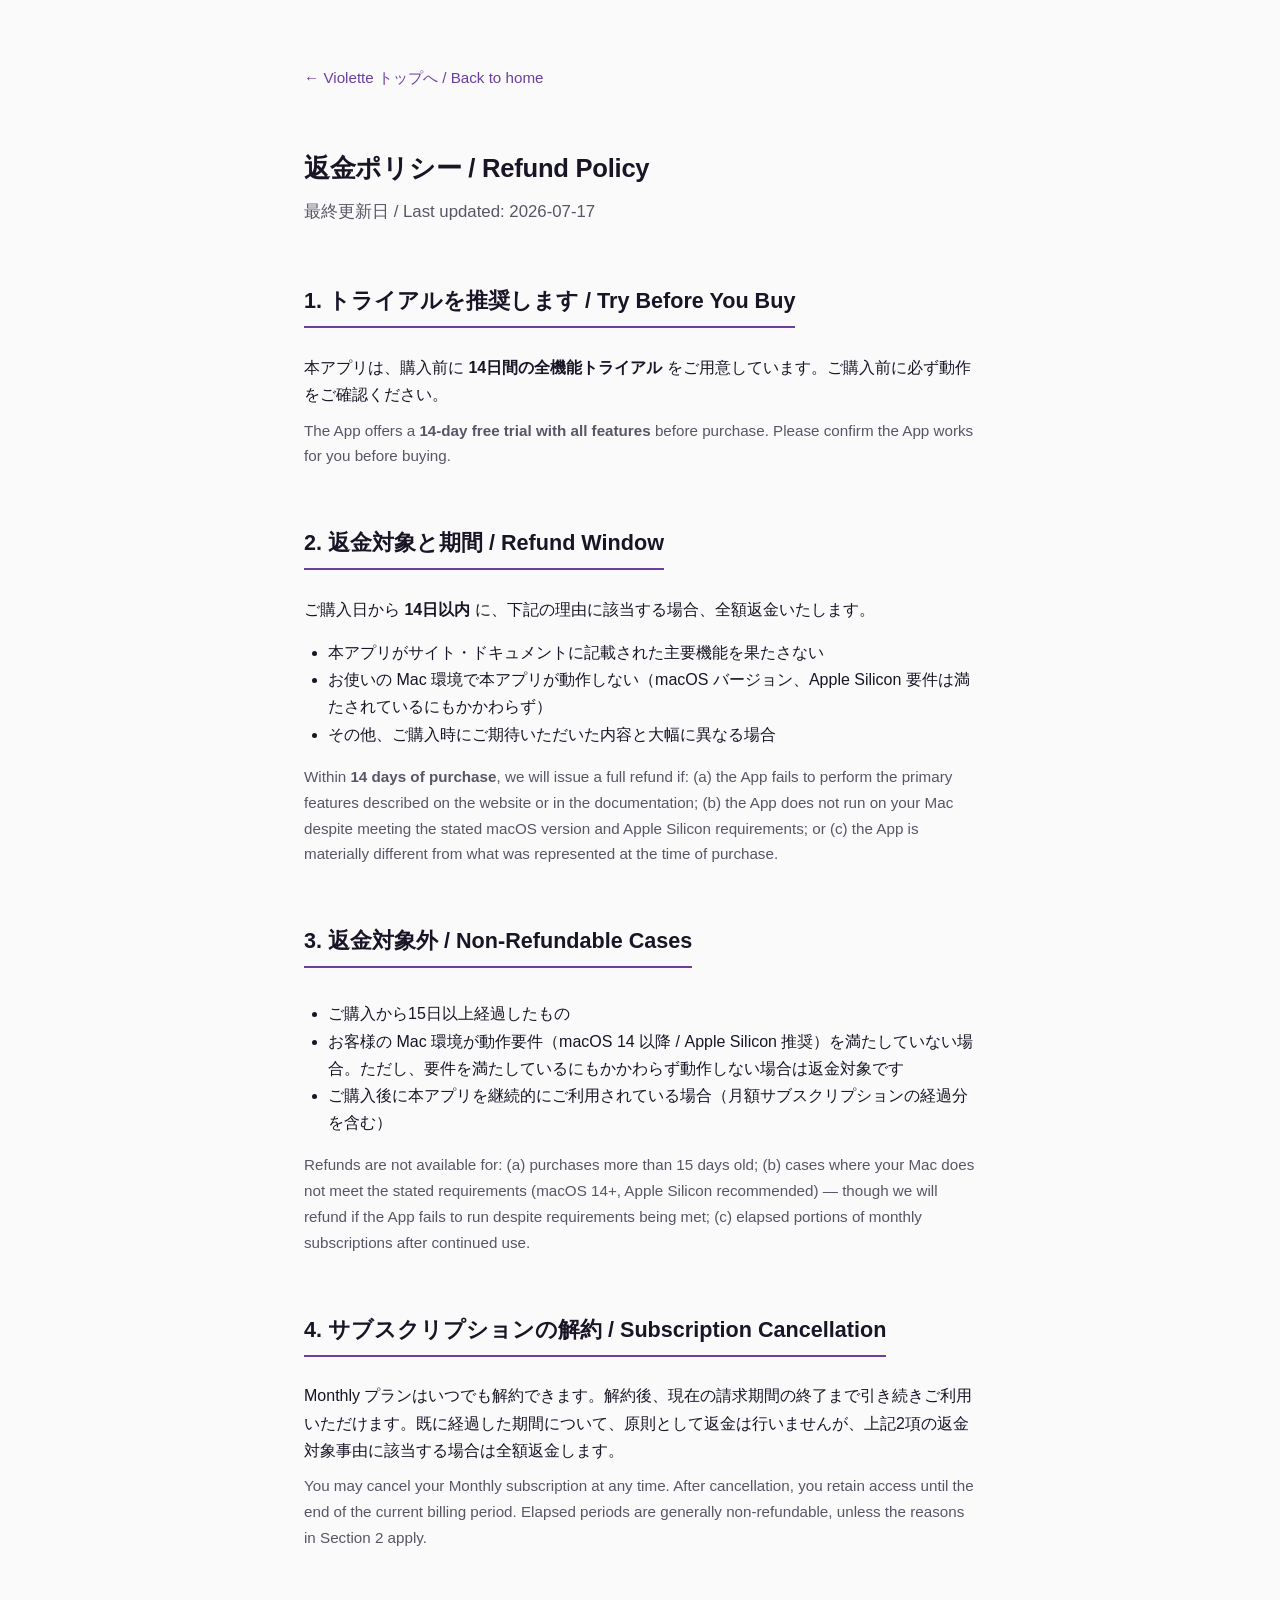
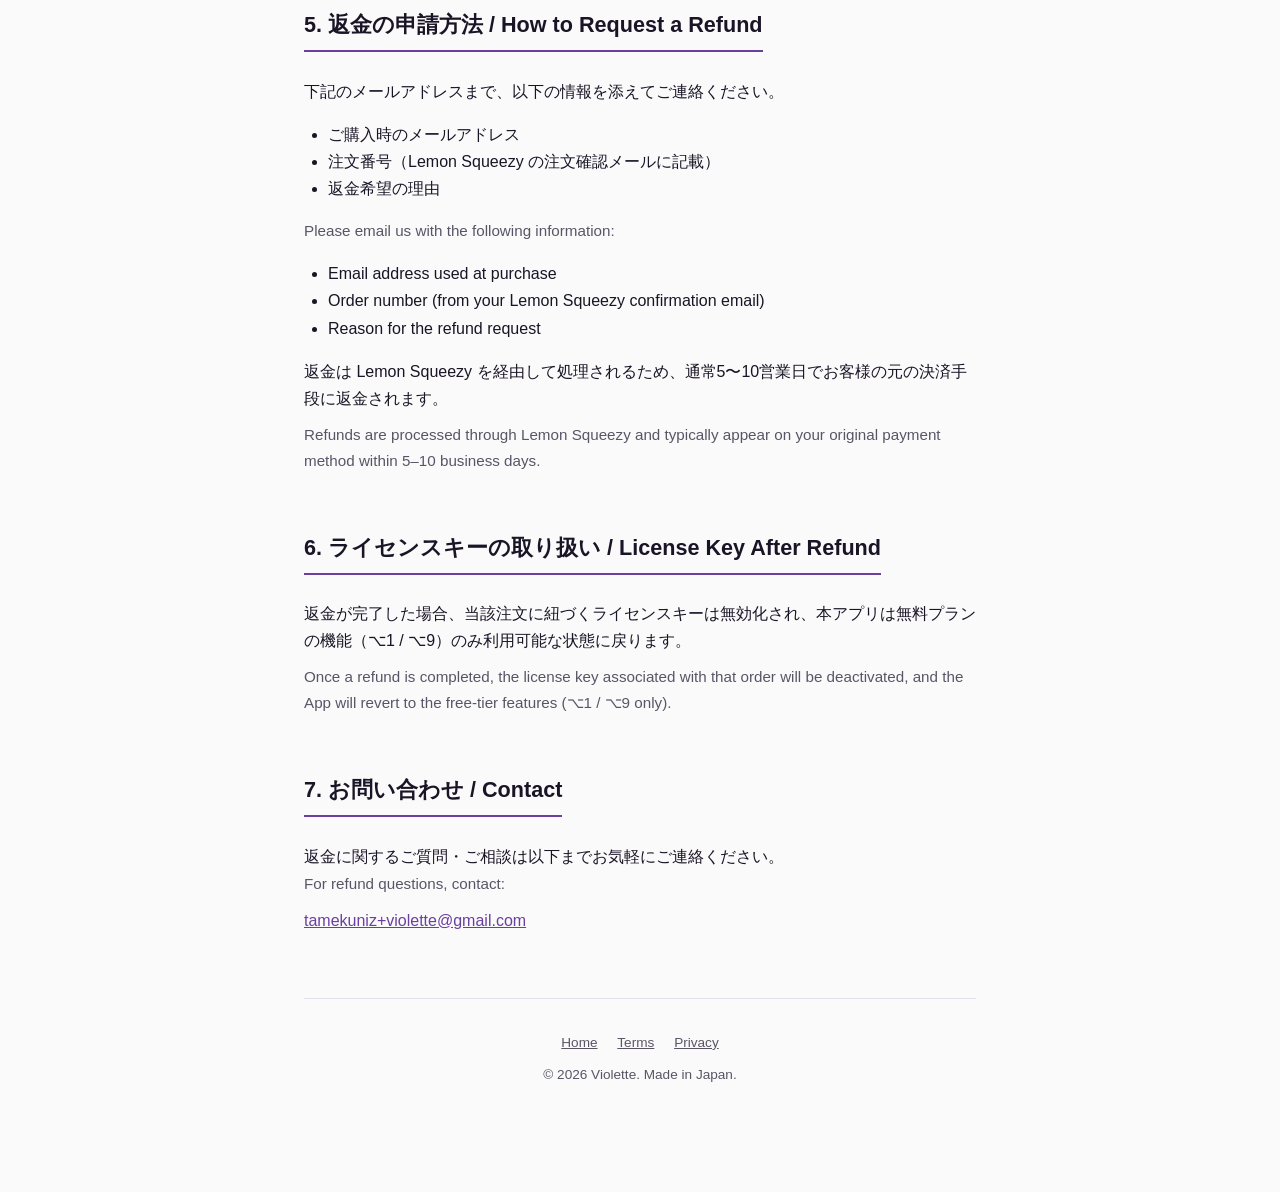
<file: refund.html>
<!doctype html>
<html lang="ja">
<head>
<meta charset="utf-8">
<meta name="viewport" content="width=device-width,initial-scale=1">
<title>返金ポリシー / Refund Policy — Violette</title>
<link rel="icon" type="image/png" href="violette-icon.png">
<link rel="stylesheet" href="style.css">
</head>
<body>
<main>

<a href="index.html" class="back-link">← Violette トップへ / Back to home</a>

<header style="text-align:left;margin-bottom:2rem">
  <h1 style="font-size:1.6rem">返金ポリシー / Refund Policy</h1>
  <p class="tagline">最終更新日 / Last updated: 2026-07-17</p>
</header>

<section>
<h2>1. トライアルを推奨します / Try Before You Buy</h2>
<p>本アプリは、購入前に <strong>14日間の全機能トライアル</strong> をご用意しています。ご購入前に必ず動作をご確認ください。</p>
<p class="en">The App offers a <strong>14-day free trial with all features</strong> before purchase. Please confirm the App works for you before buying.</p>
</section>

<section>
<h2>2. 返金対象と期間 / Refund Window</h2>
<p>ご購入日から <strong>14日以内</strong> に、下記の理由に該当する場合、全額返金いたします。</p>
<ul>
  <li>本アプリがサイト・ドキュメントに記載された主要機能を果たさない</li>
  <li>お使いの Mac 環境で本アプリが動作しない（macOS バージョン、Apple Silicon 要件は満たされているにもかかわらず）</li>
  <li>その他、ご購入時にご期待いただいた内容と大幅に異なる場合</li>
</ul>
<p class="en">Within <strong>14 days of purchase</strong>, we will issue a full refund if: (a) the App fails to perform the primary features described on the website or in the documentation; (b) the App does not run on your Mac despite meeting the stated macOS version and Apple Silicon requirements; or (c) the App is materially different from what was represented at the time of purchase.</p>
</section>

<section>
<h2>3. 返金対象外 / Non-Refundable Cases</h2>
<ul>
  <li>ご購入から15日以上経過したもの</li>
  <li>お客様の Mac 環境が動作要件（macOS 14 以降 / Apple Silicon 推奨）を満たしていない場合。ただし、要件を満たしているにもかかわらず動作しない場合は返金対象です</li>
  <li>ご購入後に本アプリを継続的にご利用されている場合（月額サブスクリプションの経過分を含む）</li>
</ul>
<p class="en">Refunds are not available for: (a) purchases more than 15 days old; (b) cases where your Mac does not meet the stated requirements (macOS 14+, Apple Silicon recommended) — though we will refund if the App fails to run despite requirements being met; (c) elapsed portions of monthly subscriptions after continued use.</p>
</section>

<section>
<h2>4. サブスクリプションの解約 / Subscription Cancellation</h2>
<p>Monthly プランはいつでも解約できます。解約後、現在の請求期間の終了まで引き続きご利用いただけます。既に経過した期間について、原則として返金は行いませんが、上記2項の返金対象事由に該当する場合は全額返金します。</p>
<p class="en">You may cancel your Monthly subscription at any time. After cancellation, you retain access until the end of the current billing period. Elapsed periods are generally non-refundable, unless the reasons in Section 2 apply.</p>
</section>

<section>
<h2>5. 返金の申請方法 / How to Request a Refund</h2>
<p>下記のメールアドレスまで、以下の情報を添えてご連絡ください。</p>
<ul>
  <li>ご購入時のメールアドレス</li>
  <li>注文番号（Lemon Squeezy の注文確認メールに記載）</li>
  <li>返金希望の理由</li>
</ul>
<p class="en">Please email us with the following information:</p>
<ul>
  <li>Email address used at purchase</li>
  <li>Order number (from your Lemon Squeezy confirmation email)</li>
  <li>Reason for the refund request</li>
</ul>
<p>返金は Lemon Squeezy を経由して処理されるため、通常5〜10営業日でお客様の元の決済手段に返金されます。</p>
<p class="en">Refunds are processed through Lemon Squeezy and typically appear on your original payment method within 5–10 business days.</p>
</section>

<section>
<h2>6. ライセンスキーの取り扱い / License Key After Refund</h2>
<p>返金が完了した場合、当該注文に紐づくライセンスキーは無効化され、本アプリは無料プランの機能（⌥1 / ⌥9）のみ利用可能な状態に戻ります。</p>
<p class="en">Once a refund is completed, the license key associated with that order will be deactivated, and the App will revert to the free-tier features (⌥1 / ⌥9 only).</p>
</section>

<section>
<h2>7. お問い合わせ / Contact</h2>
<p>返金に関するご質問・ご相談は以下までお気軽にご連絡ください。<br><span class="en">For refund questions, contact:</span></p>
<p><a href="mailto:tamekuniz+violette@gmail.com" style="color:var(--accent)">tamekuniz+violette@gmail.com</a></p>
</section>

<footer>
  <a href="index.html">Home</a>
  <a href="terms.html">Terms</a>
  <a href="privacy.html">Privacy</a>
  <br>
  <p>© 2026 Violette. Made in Japan.</p>
</footer>

</main>
</body>
</html>
</file>
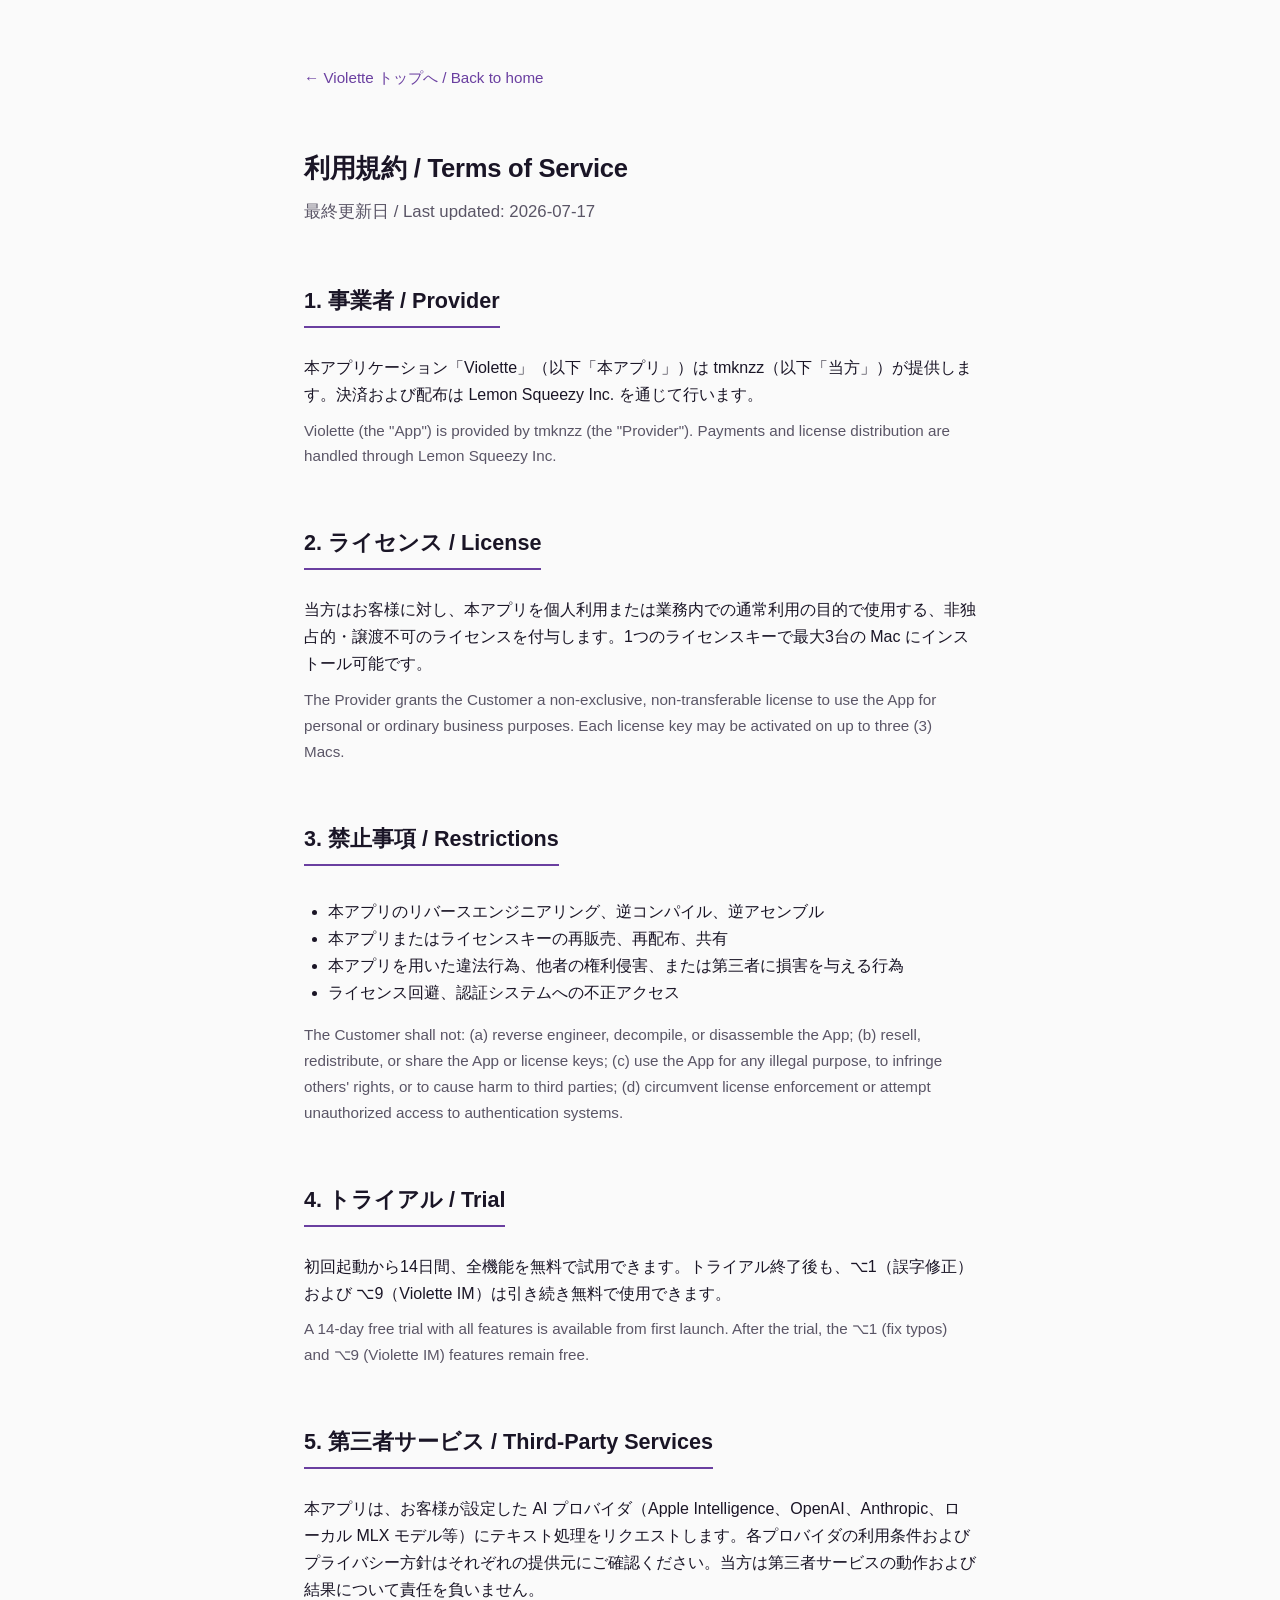
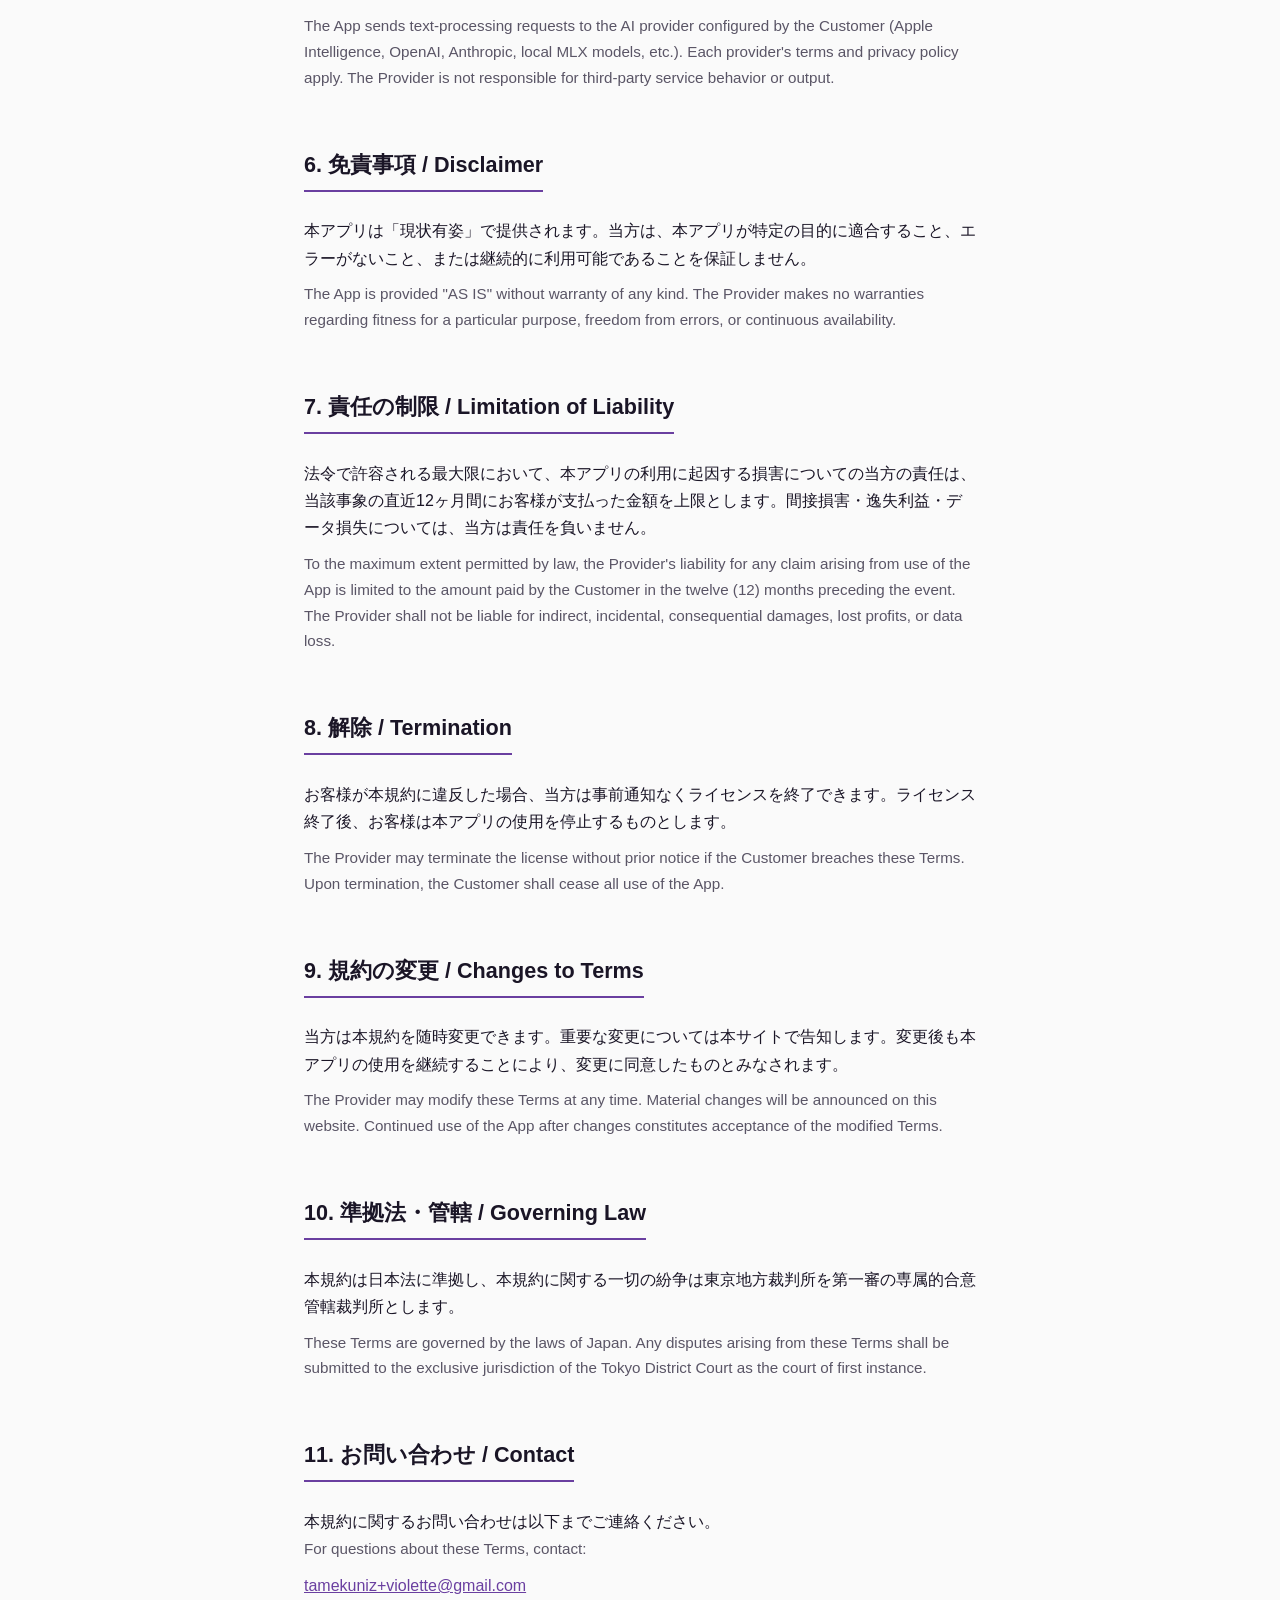
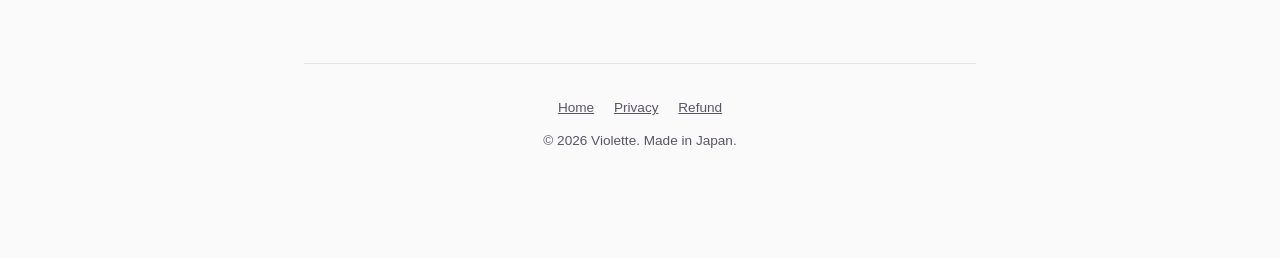
<file: terms.html>
<!doctype html>
<html lang="ja">
<head>
<meta charset="utf-8">
<meta name="viewport" content="width=device-width,initial-scale=1">
<title>利用規約 / Terms of Service — Violette</title>
<link rel="icon" type="image/png" href="violette-icon.png">
<link rel="stylesheet" href="style.css">
</head>
<body>
<main>

<a href="index.html" class="back-link">← Violette トップへ / Back to home</a>

<header style="text-align:left;margin-bottom:2rem">
  <h1 style="font-size:1.6rem">利用規約 / Terms of Service</h1>
  <p class="tagline">最終更新日 / Last updated: 2026-07-17</p>
</header>

<section>
<h2>1. 事業者 / Provider</h2>
<p>本アプリケーション「Violette」（以下「本アプリ」）は tmknzz（以下「当方」）が提供します。決済および配布は Lemon Squeezy Inc. を通じて行います。</p>
<p class="en">Violette (the "App") is provided by tmknzz (the "Provider"). Payments and license distribution are handled through Lemon Squeezy Inc.</p>
</section>

<section>
<h2>2. ライセンス / License</h2>
<p>当方はお客様に対し、本アプリを個人利用または業務内での通常利用の目的で使用する、非独占的・譲渡不可のライセンスを付与します。1つのライセンスキーで最大3台の Mac にインストール可能です。</p>
<p class="en">The Provider grants the Customer a non-exclusive, non-transferable license to use the App for personal or ordinary business purposes. Each license key may be activated on up to three (3) Macs.</p>
</section>

<section>
<h2>3. 禁止事項 / Restrictions</h2>
<ul>
  <li>本アプリのリバースエンジニアリング、逆コンパイル、逆アセンブル</li>
  <li>本アプリまたはライセンスキーの再販売、再配布、共有</li>
  <li>本アプリを用いた違法行為、他者の権利侵害、または第三者に損害を与える行為</li>
  <li>ライセンス回避、認証システムへの不正アクセス</li>
</ul>
<p class="en">The Customer shall not: (a) reverse engineer, decompile, or disassemble the App; (b) resell, redistribute, or share the App or license keys; (c) use the App for any illegal purpose, to infringe others' rights, or to cause harm to third parties; (d) circumvent license enforcement or attempt unauthorized access to authentication systems.</p>
</section>

<section>
<h2>4. トライアル / Trial</h2>
<p>初回起動から14日間、全機能を無料で試用できます。トライアル終了後も、⌥1（誤字修正）および ⌥9（Violette IM）は引き続き無料で使用できます。</p>
<p class="en">A 14-day free trial with all features is available from first launch. After the trial, the ⌥1 (fix typos) and ⌥9 (Violette IM) features remain free.</p>
</section>

<section>
<h2>5. 第三者サービス / Third-Party Services</h2>
<p>本アプリは、お客様が設定した AI プロバイダ（Apple Intelligence、OpenAI、Anthropic、ローカル MLX モデル等）にテキスト処理をリクエストします。各プロバイダの利用条件およびプライバシー方針はそれぞれの提供元にご確認ください。当方は第三者サービスの動作および結果について責任を負いません。</p>
<p class="en">The App sends text-processing requests to the AI provider configured by the Customer (Apple Intelligence, OpenAI, Anthropic, local MLX models, etc.). Each provider's terms and privacy policy apply. The Provider is not responsible for third-party service behavior or output.</p>
</section>

<section>
<h2>6. 免責事項 / Disclaimer</h2>
<p>本アプリは「現状有姿」で提供されます。当方は、本アプリが特定の目的に適合すること、エラーがないこと、または継続的に利用可能であることを保証しません。</p>
<p class="en">The App is provided "AS IS" without warranty of any kind. The Provider makes no warranties regarding fitness for a particular purpose, freedom from errors, or continuous availability.</p>
</section>

<section>
<h2>7. 責任の制限 / Limitation of Liability</h2>
<p>法令で許容される最大限において、本アプリの利用に起因する損害についての当方の責任は、当該事象の直近12ヶ月間にお客様が支払った金額を上限とします。間接損害・逸失利益・データ損失については、当方は責任を負いません。</p>
<p class="en">To the maximum extent permitted by law, the Provider's liability for any claim arising from use of the App is limited to the amount paid by the Customer in the twelve (12) months preceding the event. The Provider shall not be liable for indirect, incidental, consequential damages, lost profits, or data loss.</p>
</section>

<section>
<h2>8. 解除 / Termination</h2>
<p>お客様が本規約に違反した場合、当方は事前通知なくライセンスを終了できます。ライセンス終了後、お客様は本アプリの使用を停止するものとします。</p>
<p class="en">The Provider may terminate the license without prior notice if the Customer breaches these Terms. Upon termination, the Customer shall cease all use of the App.</p>
</section>

<section>
<h2>9. 規約の変更 / Changes to Terms</h2>
<p>当方は本規約を随時変更できます。重要な変更については本サイトで告知します。変更後も本アプリの使用を継続することにより、変更に同意したものとみなされます。</p>
<p class="en">The Provider may modify these Terms at any time. Material changes will be announced on this website. Continued use of the App after changes constitutes acceptance of the modified Terms.</p>
</section>

<section>
<h2>10. 準拠法・管轄 / Governing Law</h2>
<p>本規約は日本法に準拠し、本規約に関する一切の紛争は東京地方裁判所を第一審の専属的合意管轄裁判所とします。</p>
<p class="en">These Terms are governed by the laws of Japan. Any disputes arising from these Terms shall be submitted to the exclusive jurisdiction of the Tokyo District Court as the court of first instance.</p>
</section>

<section>
<h2>11. お問い合わせ / Contact</h2>
<p>本規約に関するお問い合わせは以下までご連絡ください。<br><span class="en">For questions about these Terms, contact:</span></p>
<p><a href="mailto:tamekuniz+violette@gmail.com" style="color:var(--accent)">tamekuniz+violette@gmail.com</a></p>
</section>

<footer>
  <a href="index.html">Home</a>
  <a href="privacy.html">Privacy</a>
  <a href="refund.html">Refund</a>
  <br>
  <p>© 2026 Violette. Made in Japan.</p>
</footer>

</main>
</body>
</html>
</file>
<file: style.css>
:root {
  --bg: #fafafa;
  --fg: #1a1526;
  --muted: #5a5566;
  --accent: #6a3fa0;
  --accent-soft: #f2ecfa;
  --border: #e5e0ec;
  --card: #ffffff;
}
@media (prefers-color-scheme: dark) {
  :root {
    --bg: #17131f;
    --fg: #f2ecfa;
    --muted: #a29bb0;
    --accent: #b48cec;
    --accent-soft: #241d33;
    --border: #2a2338;
    --card: #1e1828;
  }
}
* { box-sizing: border-box; }
html, body { margin: 0; padding: 0; }
body {
  font-family: -apple-system, BlinkMacSystemFont, "Hiragino Sans", "Yu Gothic UI", sans-serif;
  background: var(--bg);
  color: var(--fg);
  line-height: 1.7;
  -webkit-font-smoothing: antialiased;
}
main { max-width: 720px; margin: 0 auto; padding: 4rem 1.5rem 6rem; }
header { text-align: center; margin-bottom: 4rem; }
header img { width: 128px; height: 128px; border-radius: 28px; }
h1 { font-size: 2rem; font-weight: 700; margin: 1.5rem 0 0.5rem; letter-spacing: -0.01em; }
.tagline { color: var(--muted); font-size: 1.05rem; margin: 0; }
.en-tagline { color: var(--muted); font-size: 0.95rem; margin: 0.25rem 0 0; font-style: italic; }
section { margin: 3.5rem 0; }
h2 { font-size: 1.35rem; font-weight: 600; margin: 0 0 1rem; border-bottom: 2px solid var(--accent); padding-bottom: 0.4rem; display: inline-block; }
h3 { font-size: 1.05rem; font-weight: 600; margin: 1.5rem 0 0.5rem; }
p { margin: 0.6rem 0; }
.en { color: var(--muted); font-size: 0.95rem; }
ul { padding-left: 1.5rem; }
ul.features { list-style: none; padding: 0; }
ul.features li { padding: 0.9rem 0; border-bottom: 1px solid var(--border); }
ul.features li:last-child { border-bottom: none; }
.kbd { display: inline-block; padding: 0.15rem 0.5rem; background: var(--accent-soft); color: var(--accent); border-radius: 4px; font-family: ui-monospace, SFMono-Regular, monospace; font-size: 0.9em; margin-right: 0.4rem; }
.demo-video { display: block; width: 100%; max-width: 340px; margin: 1.25rem auto 0; border: 1px solid var(--border); border-radius: 12px; background: var(--card); }
.price-grid { display: grid; grid-template-columns: 1fr; gap: 1rem; margin-top: 1rem; }
@media (min-width: 560px) { .price-grid { grid-template-columns: 1fr 1fr; } }
.price-card { background: var(--card); border: 1px solid var(--border); border-radius: 12px; padding: 1.25rem; }
.price-card.featured { border-color: var(--accent); }
.price-name { font-weight: 600; font-size: 1.05rem; margin: 0; }
.price-amount { font-size: 1.7rem; font-weight: 700; color: var(--accent); margin: 0.5rem 0 0.25rem; }
.price-note { color: var(--muted); font-size: 0.9rem; margin: 0; }
.cta-row { text-align: center; margin: 2rem 0; display: flex; flex-direction: column; gap: 0.75rem; align-items: center; }
.cta { display: inline-block; padding: 0.85rem 1.75rem; border-radius: 10px; font-weight: 600; text-decoration: none; font-size: 1rem; transition: opacity 0.15s; }
.cta:hover { opacity: 0.85; }
.cta-primary { background: var(--accent); color: #fff; }
.cta-secondary { background: var(--accent-soft); color: var(--accent); }
.cta-note { color: var(--muted); font-size: 0.85rem; margin: 0; }
.back-link { display: inline-block; color: var(--accent); text-decoration: none; margin-bottom: 2rem; font-size: 0.95rem; }
.back-link:hover { text-decoration: underline; }
footer { border-top: 1px solid var(--border); padding: 2rem 0 0; margin-top: 4rem; color: var(--muted); font-size: 0.85rem; text-align: center; }
footer a { color: var(--muted); text-decoration: underline; margin: 0 0.5rem; }
footer a:hover { color: var(--accent); }
.social { margin-top: 0.75rem; }
</file>
<file: landing.css>
:root {
  color-scheme: light dark;
  --bg: #faf8f5;
  --fg: #292333;
  --muted: #696170;
  --accent: #7146a4;
  --button: #694092;
  --soft: #f0eaf6;
  --surface: #fffdfb;
  --line: #e2dce6;
  --wash: #f3eef5;
}
* { box-sizing: border-box; }
html { scroll-behavior: smooth; scroll-padding-top: 24px; }
body { margin: 0; background: var(--bg); color: var(--fg); font: 16px/1.85 -apple-system, BlinkMacSystemFont, "Hiragino Kaku Gothic ProN", "Yu Gothic", sans-serif; -webkit-font-smoothing: antialiased; }
a { color: inherit; text-underline-offset: 5px; }
a:focus-visible, video:focus-visible { outline: 3px solid var(--accent); outline-offset: 5px; }
img { display: block; max-width: 100%; height: auto; }
figure, p, h1, h2, h3 { margin: 0; }
.wrap { width: min(1120px, calc(100% - 80px)); margin-inline: auto; }
.skip-link { position: absolute; top: -100px; left: 20px; z-index: 10; background: var(--surface); padding: 10px 20px; }
.skip-link:focus { top: 12px; }
.site-header { display: flex; justify-content: space-between; align-items: center; gap: 28px; min-height: 104px; border-bottom: 1px solid var(--line); }
.brand { display: inline-flex; align-items: center; gap: 10px; text-decoration: none; font-size: 24px; letter-spacing: -.8px; font-weight: 650; }
.brand img { border-radius: 9px; }
.site-header nav { display: flex; gap: 30px; font-size: 13px; }
.site-header nav a { text-decoration: none; }
.site-header nav a:hover, .site-footer nav a:hover { color: var(--accent); }
.button { display: inline-flex; align-items: center; justify-content: center; gap: 28px; padding: 14px 25px; min-height: 52px; border: 1px solid var(--button); border-radius: 8px; background: var(--button); color: #fff; text-decoration: none; font-size: 14px; font-weight: 600; transition: background .18s, transform .18s; }
.button:hover { background: #57317e; transform: translateY(-2px); }
.button-small { min-height: 42px; padding: 9px 17px; font-size: 12px; gap: 18px; }
.button-outline { color: var(--accent); background: transparent; border-color: var(--line); }
.button-outline:hover { background: var(--soft); }
.text-link { display: inline-flex; align-items: center; gap: 14px; font-size: 14px; font-weight: 600; text-decoration: none; border-bottom: 1px solid var(--line); padding: 6px 0; }
.text-link:hover { color: var(--accent); }
.eyebrow { color: var(--accent); font-size: 10px; letter-spacing: 2px; line-height: 1.7; font-weight: 650; }
.hero { display: grid; grid-template-columns: 1.25fr 1fr; gap: 45px; align-items: center; padding-block: 68px 64px; }
.hero .eyebrow { display: flex; align-items: center; gap: 9px; }
.status-dot { width: 6px; height: 6px; background: #b38c56; border-radius: 50%; flex-shrink: 0; }
h1 { font-size: clamp(38px, 4.4vw, 61px); line-height: 1.5; letter-spacing: -.065em; font-weight: 650; margin: 22px 0 26px; }
h1 span { color: var(--accent); }
.hero-lead { font-size: 21px; line-height: 1.9; letter-spacing: .015em; margin-bottom: 21px; }
.hero-description { font-size: 14px; color: var(--muted); line-height: 2.05; }
.hero-actions { display: flex; align-items: center; gap: 28px; margin-top: 30px; }
.fine-print { font-size: 11px; line-height: 1.9; color: var(--muted); }
.hero-copy > .fine-print { margin-top: 12px; }
.hero-visual { position: relative; padding: 4px 30px 0; isolation: isolate; }
.visual-halo { position: absolute; inset: 15% -3% 18%; border-radius: 50%; background: radial-gradient(ellipse, #d9c8ed 0, #e9def2 45%, transparent 72%); z-index: -1; }
.app-shot { width: 310px; margin-inline: auto; border: 1px solid #ded6e2; border-radius: 12px; box-shadow: 0 28px 60px -26px #38234b55, 0 5px 16px #38234b10; }
.hero-visual figcaption { display: flex; align-items: center; justify-content: center; gap: 10px; font-size: 11px; color: var(--muted); margin-top: 20px; letter-spacing: .08em; }
.caption-rule { width: 26px; height: 1px; background: var(--accent); }
.quiet-strip { border-block: 1px solid var(--line); }
.quiet-strip .wrap { display: flex; align-items: center; justify-content: space-between; gap: 16px; padding-block: 22px; font-size: 12px; letter-spacing: .08em; color: var(--muted); }
.quiet-strip i { color: #aba1b3; font-style: normal; margin-inline: 20px; }
.section { padding-block: 108px; }
h2 { font-size: clamp(28px, 3.1vw, 40px); font-weight: 600; line-height: 1.6; letter-spacing: -.045em; }
.section-intro .eyebrow, .how-copy > .eyebrow { margin-bottom: 20px; }
.section-intro > p:last-child:not(.eyebrow) { color: var(--muted); font-size: 14px; margin-top: 20px; }
.feature-grid { display: grid; grid-template-columns: repeat(4, 1fr); gap: 30px; margin-top: 50px; }
.feature-grid article { border-top: 1px solid var(--line); padding-top: 20px; }
.feature-number { color: var(--accent); font: 12px/1.5 ui-monospace, monospace; }
h3 { font-size: 16px; line-height: 1.8; font-weight: 600; }
.feature-grid h3 { margin: 17px 0 12px; }
.feature-grid p { font-size: 13px; color: var(--muted); }
.feature-grid .feature-label { margin-top: 24px; font-size: 11px; color: var(--accent); }
kbd { display: inline-block; background: var(--soft); border: 1px solid var(--line); padding: 2px 7px; border-radius: 4px; font: inherit; margin-right: 7px; }
.custom-note { display: flex; align-items: center; gap: 26px; margin-top: 46px; padding: 25px 30px; background: var(--soft); border-radius: 8px; }
.custom-note p { font-size: 12px; color: var(--muted); }
.custom-note strong { color: var(--fg); font-size: 13px; font-weight: 600; }
.key-stack { display: flex; gap: 8px; align-items: center; font-size: 25px; color: var(--accent); white-space: nowrap; }
.key-stack span { font: 12px ui-monospace, monospace; padding: 8px; border: 1px solid var(--line); border-radius: 5px; }
.how-section { background: var(--wash); padding-block: 80px; }
.how-grid { display: grid; grid-template-columns: 1.2fr 1fr; gap: 90px; align-items: center; }
.section-description { font-size: 14px; margin-top: 22px; color: var(--muted); }
.steps { list-style: none; padding: 0; margin: 32px 0 24px; }
.steps li { display: flex; gap: 18px; margin-top: 22px; }
.steps li > span { flex: 0 0 30px; height: 30px; border: 1px solid var(--line); border-radius: 50%; text-align: center; line-height: 28px; color: var(--accent); font-size: 12px; }
.steps h3 { font-size: 14px; }
.steps p { color: var(--muted); font-size: 12px; margin-top: 3px; }
.how-copy > .fine-print { max-width: 380px; }
.demo-frame { max-width: 310px; justify-self: center; }
.demo-frame video { display: block; width: 100%; height: auto; border-radius: 10px; background: var(--surface); box-shadow: 0 16px 40px -22px #29233355; }
.demo-frame figcaption { font-size: 10px; color: var(--muted); margin-top: 15px; text-align: center; }
.personal-section { display: grid; grid-template-columns: .95fr 1.25fr; column-gap: 70px; }
.personal-grid { display: grid; grid-template-columns: 1fr 1fr; gap: 32px; }
.small-icon { display: block; color: var(--accent); font-size: 26px; height: 45px; margin-bottom: 12px; }
.personal-grid p { font-size: 13px; color: var(--muted); margin-top: 12px; }
.personal-grid .fine-print { font-size: 11px; }
.privacy-note { grid-column: 1 / -1; margin-top: 60px; border-top: 1px solid var(--line); padding-top: 28px; display: grid; grid-template-columns: 1fr 1.5fr; gap: 8px 60px; }
.privacy-note h3 { font-size: 15px; }
.privacy-note p { color: var(--muted); font-size: 12px; }
.privacy-note .text-link { grid-column: 2; justify-self: start; font-size: 12px; }
.pricing-section { padding-block: 85px 75px; background: var(--wash); }
.pricing-section .section-intro { text-align: center; }
.price-grid { display: grid; grid-template-columns: 1fr 1fr; gap: 24px; max-width: 760px; margin: 40px auto 0; }
.price-card { background: var(--surface); border: 1px solid var(--line); border-radius: 12px; padding: 32px; }
.price-featured { border-color: var(--accent); }
.plan-name { font-size: 10px; letter-spacing: 1.5px; color: var(--accent); }
.price-card h3 { margin-top: 9px; }
.price { font-size: 48px; letter-spacing: -2px; line-height: 1.5; margin: 21px 0 12px; }
.price span { font-size: 12px; color: var(--muted); letter-spacing: 0; }
.price-card > p:not(.price):not(.plan-name) { font-size: 12px; color: var(--muted); }
.price-card .button { width: 100%; margin-top: 28px; }
.pricing-note { color: var(--muted); font-size: 11px; text-align: center; margin-top: 20px; }
.closing { text-align: center; padding-top: 75px; }
.closing img { margin: 0 auto 20px; border-radius: 15px; }
.closing h2 { font-size: 25px; margin-bottom: 24px; }
.closing .fine-print { margin-top: 12px; }
.site-footer { display: flex; justify-content: space-between; align-items: flex-start; gap: 35px; padding-block: 50px; }
.site-footer .brand { font-size: 21px; }
.site-footer p { color: var(--muted); font-size: 10px; line-height: 2; margin-top: 15px; }
.site-footer nav { display: flex; flex-wrap: wrap; gap: 16px 24px; font-size: 11px; padding-top: 10px; }
.site-footer nav a { text-decoration: none; }
@media (prefers-color-scheme: dark) {
  :root { --bg: #19161d; --fg: #f0eaf3; --muted: #b8afc0; --accent: #c5a0ee; --button: #754a9f; --soft: #2c2237; --surface: #221d28; --line: #403548; --wash: #211b29; }
  .visual-halo { opacity: .2; }
  .app-shot { border-color: var(--line); }
}
@media (max-width: 1000px) {
  .wrap { width: calc(100% - 56px); }
  .hero { gap: 15px; }
  .hero-visual { padding-inline: 15px; }
  .feature-grid { grid-template-columns: 1fr 1fr; gap: 35px; }
  .personal-section { grid-template-columns: 1fr; }
  .personal-grid { margin-top: 35px; }
  .how-grid { gap: 40px; }
}
@media (max-width: 700px) {
  .wrap { width: calc(100% - 40px); }
  .site-header { min-height: 80px; gap: 12px; flex-wrap: wrap; padding-block: 16px; }
  .site-header .brand { font-size: 22px; }
  .site-header nav { order: 3; width: 100%; justify-content: center; gap: 35px; padding-top: 10px; }
  .button-small { padding: 8px 10px; font-size: 11px; gap: 8px; }
  .hero { grid-template-columns: 1fr; padding-block: 45px; gap: 36px; }
  h1 { font-size: clamp(32px, 7.8vw, 52px); margin-top: 20px; }
  .hero-lead { font-size: 18px; }
  .hero-description { font-size: 13px; }
  .desktop-break { display: none; }
  .hero-actions { gap: 22px; }
  .hero-visual { padding-inline: 24px; }
  .app-shot { width: 290px; }
  .quiet-strip .wrap { flex-direction: column; align-items: flex-start; gap: 4px; padding-block: 19px; font-size: 10px; }
  .quiet-strip i { margin-inline: 13px; }
  .section { padding-block: 66px; }
  .feature-grid { gap: 28px 20px; margin-top: 32px; }
  .feature-grid h3 { font-size: 14px; }
  .feature-grid p { font-size: 12px; }
  .custom-note { padding: 20px; align-items: flex-start; flex-direction: column; gap: 12px; }
  .how-section { padding-block: 60px; }
  .how-grid { grid-template-columns: 1fr; gap: 35px; }
  .demo-frame { width: min(100%, 290px); }
  .personal-grid { grid-template-columns: 1fr; gap: 30px; }
  .privacy-note { grid-template-columns: 1fr; margin-top: 35px; gap: 14px; }
  .privacy-note .text-link { grid-column: 1; }
  .pricing-section { padding-block: 60px; }
  .price-grid { grid-template-columns: 1fr; max-width: 400px; }
  .price-card { padding: 26px; }
  .pricing-note { text-align: left; }
  .closing h2 { font-size: 22px; }
  .site-footer { flex-direction: column; gap: 20px; padding-block: 35px; }
  .site-footer nav { gap: 15px 20px; }
}
@media (prefers-reduced-motion: reduce) {
  html { scroll-behavior: auto; }
  .button { transition: none; }
  .button:hover { transform: none; }
}
/* Language links share the same layout on both pages. */
.header-actions { display: flex; align-items: center; gap: 24px; }
.site-header .language-switch { display: flex; align-items: center; gap: 9px; font-size: 11px; }
.language-switch span { color: var(--muted); }
.language-switch [aria-current="page"] { color: var(--accent); text-decoration: underline; text-underline-offset: 5px; }
html[lang="en"] h1 { line-height: 1.16; letter-spacing: -.055em; font-size: clamp(38px, 4.1vw, 59px); }
html[lang="en"] .hero-lead { font-size: 18px; }
html[lang="en"] h2 { line-height: 1.3; }
html[lang="en"] .feature-grid h3 { font-size: 18px; }
.hero-actions { flex-wrap: wrap; }
.button, .text-link { white-space: nowrap; }
@media (max-width: 1000px) {
  .site-header { gap: 18px; }
  .site-header nav { gap: 18px; }
  .header-actions { gap: 16px; }
}
@media (max-width: 700px) {
  .header-actions { flex-direction: column; align-items: flex-end; gap: 8px; }
  .site-header .language-switch { order: 0; width: auto; padding: 0; gap: 9px; }
  .hero-actions { gap: 16px; }
  .hero-actions .button { padding-inline: 18px; gap: 16px; }
  .hero-actions .text-link { font-size: 13px; gap: 8px; }
  html[lang="en"] h1 { font-size: clamp(35px, 8.5vw, 52px); }
  html[lang="en"] .hero-lead { font-size: 17px; }
}
@media (max-width: 700px) {
  .price-card .button { padding-inline: 12px; gap: 12px; font-size: 13px; }
}
</file>
